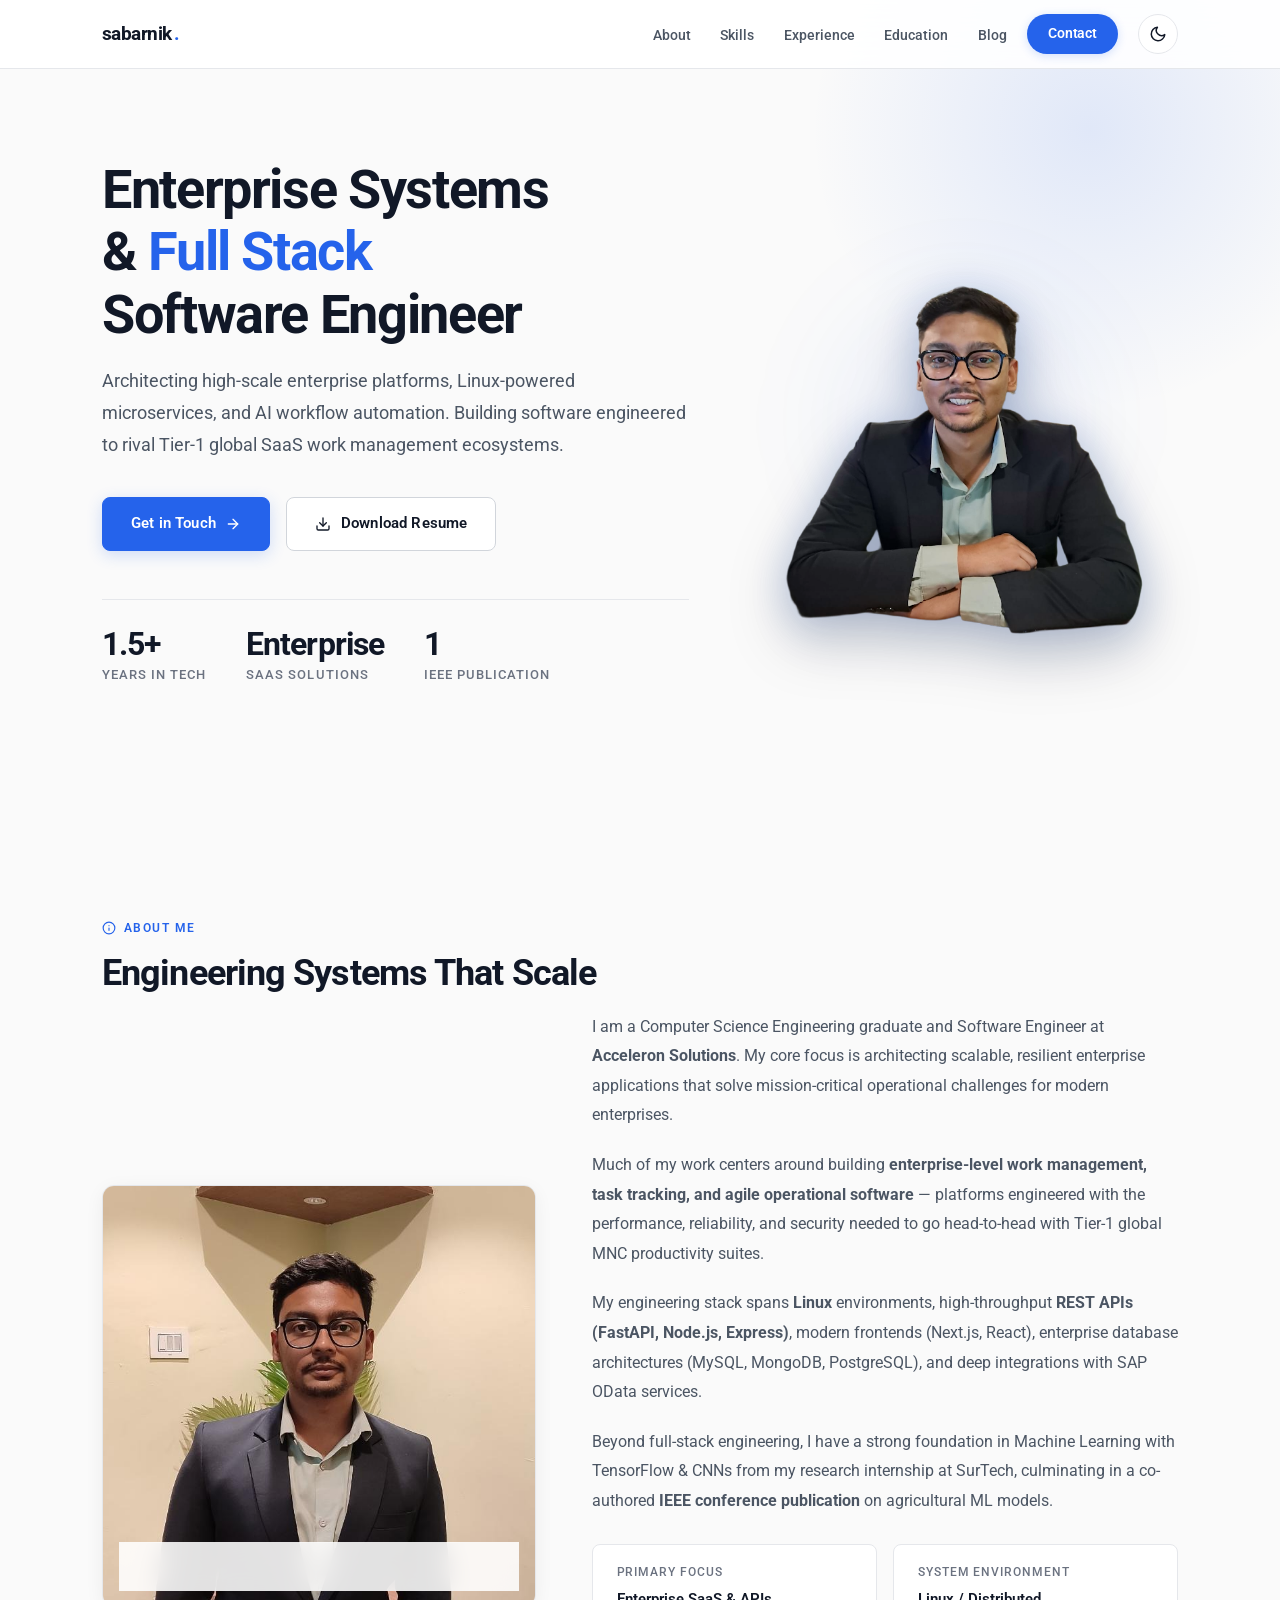
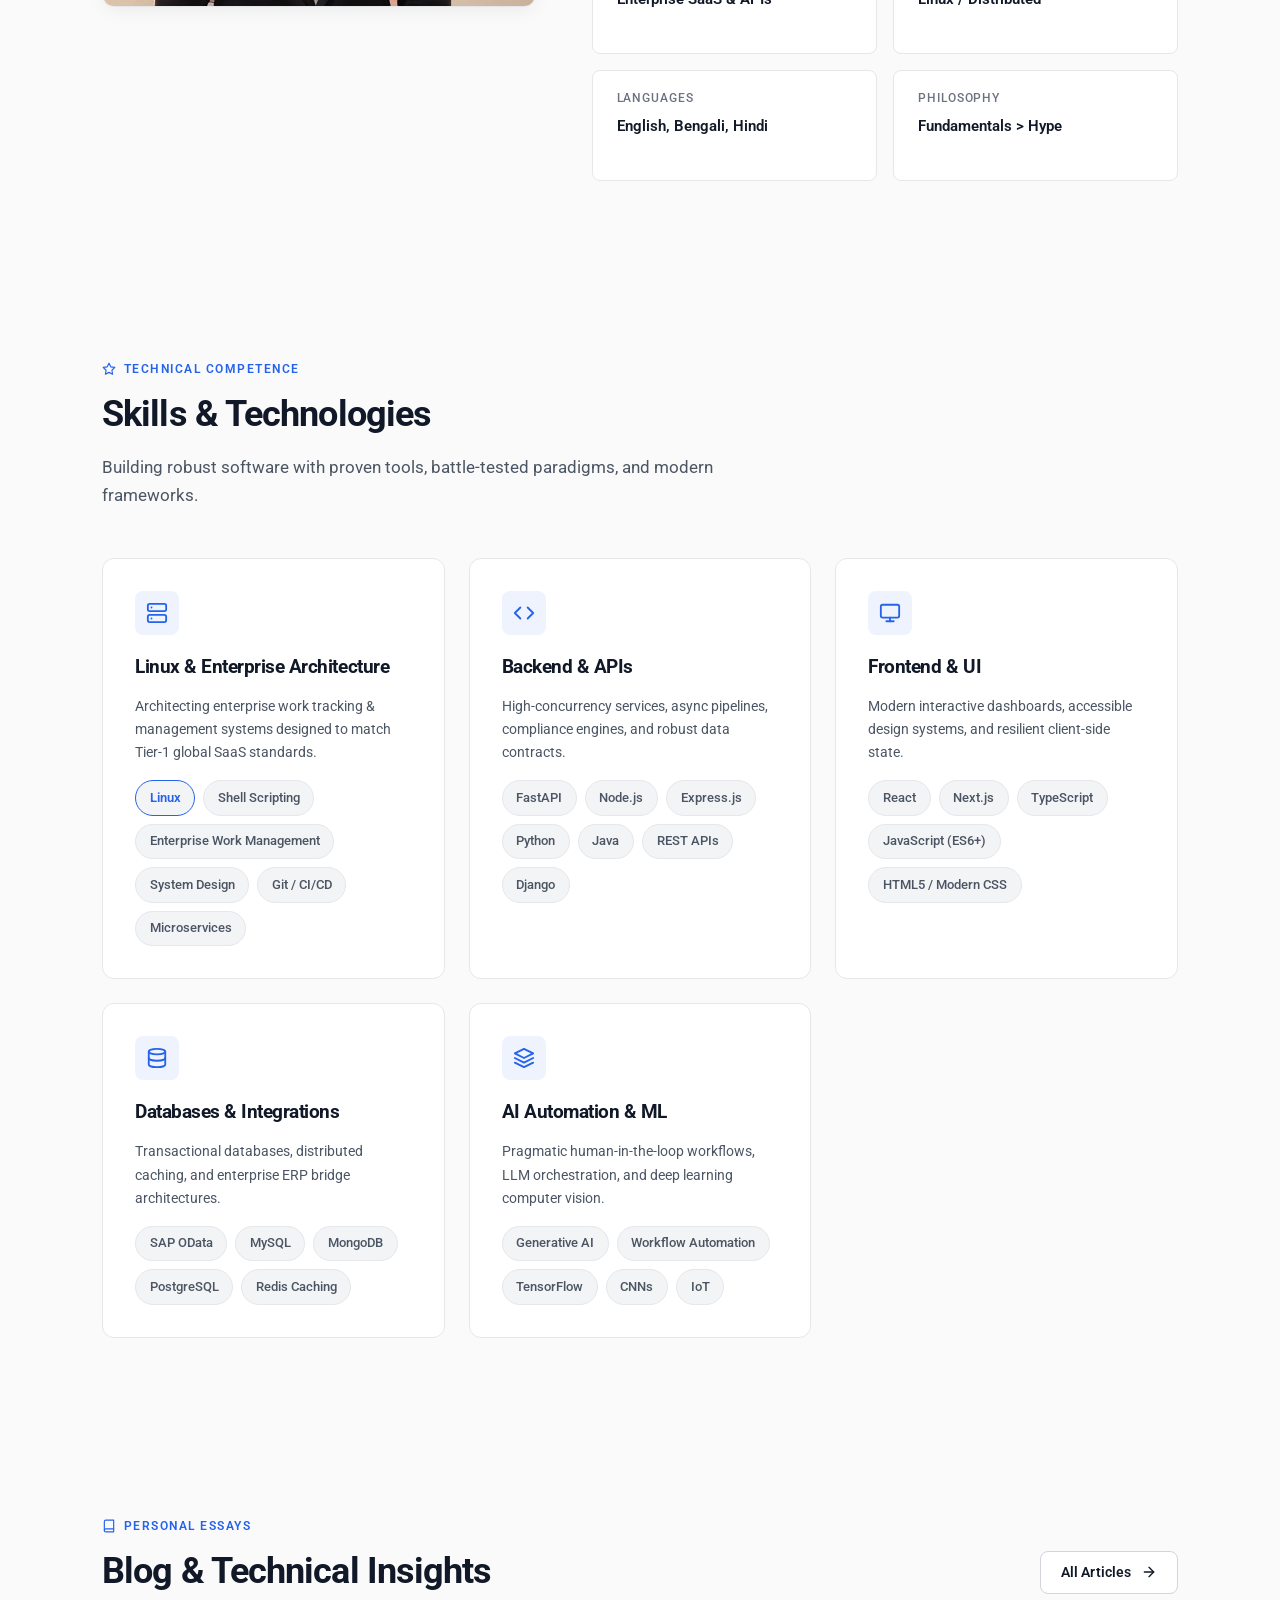
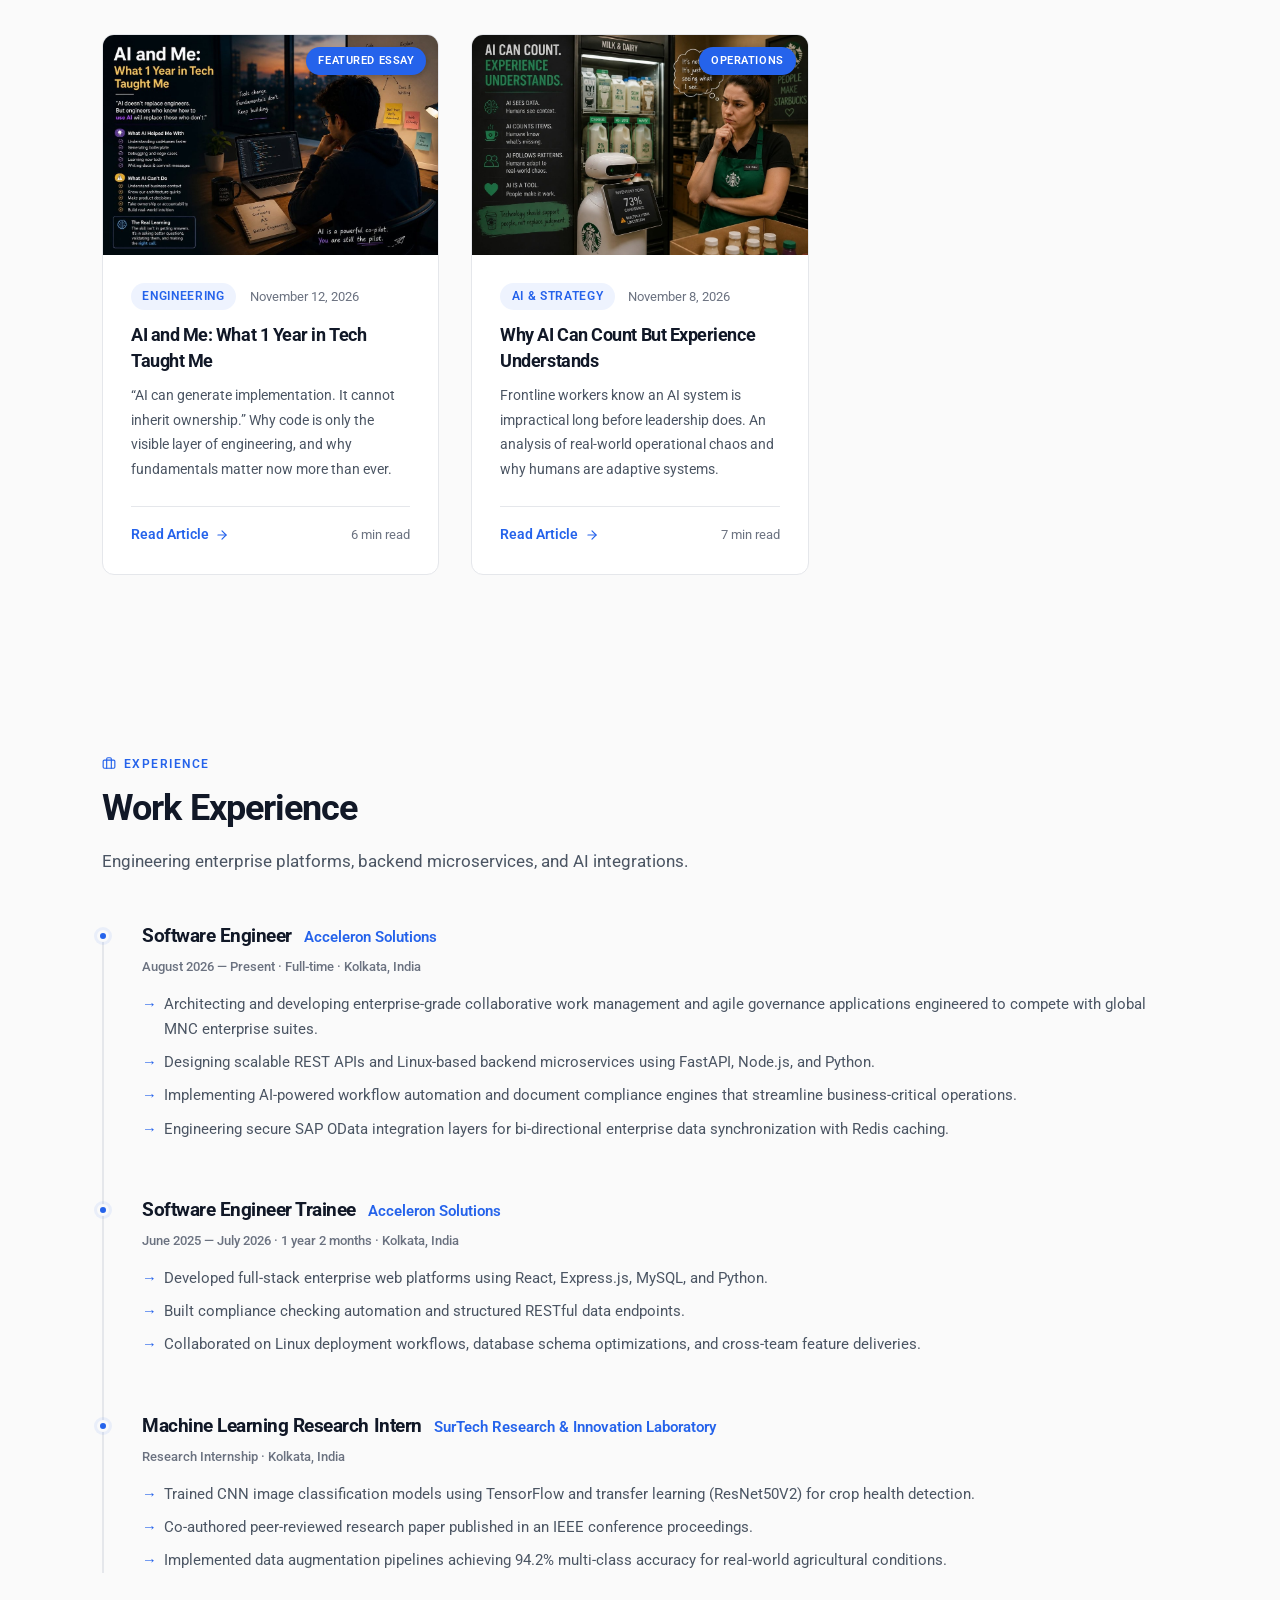
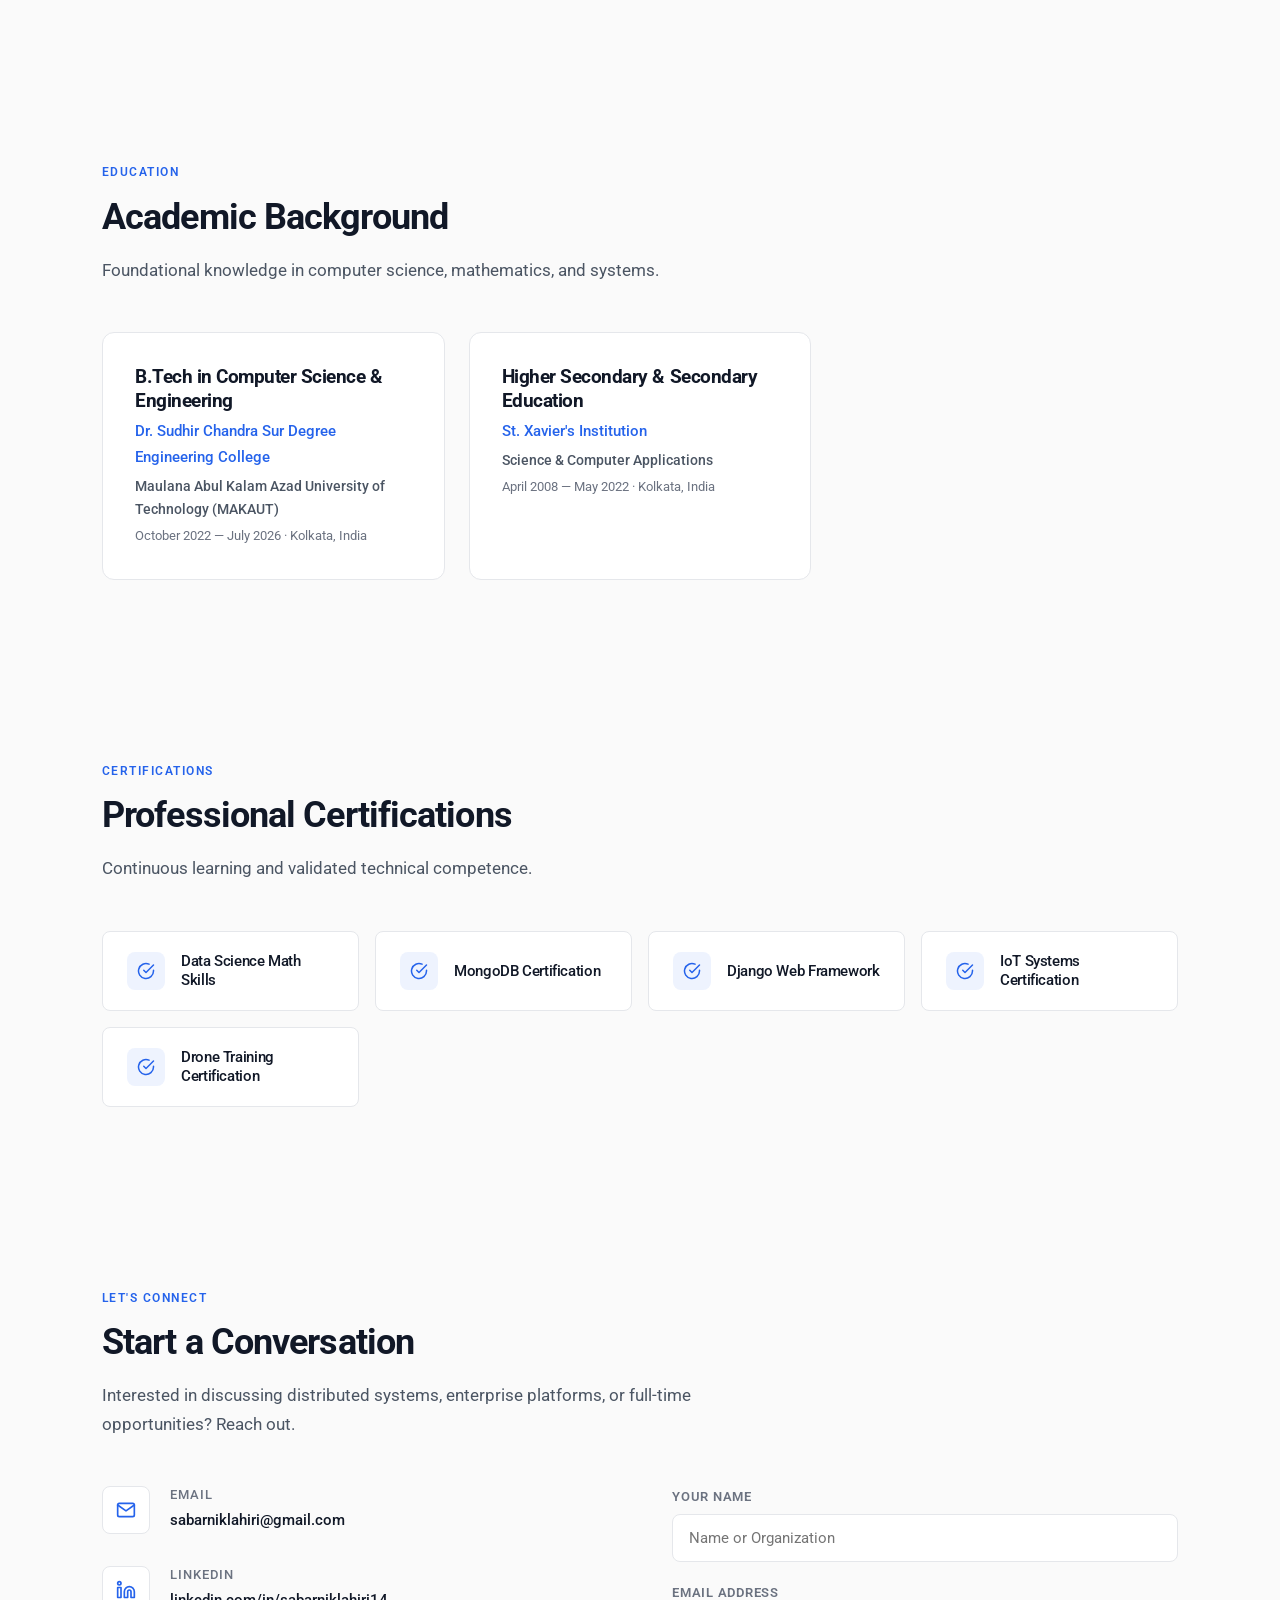
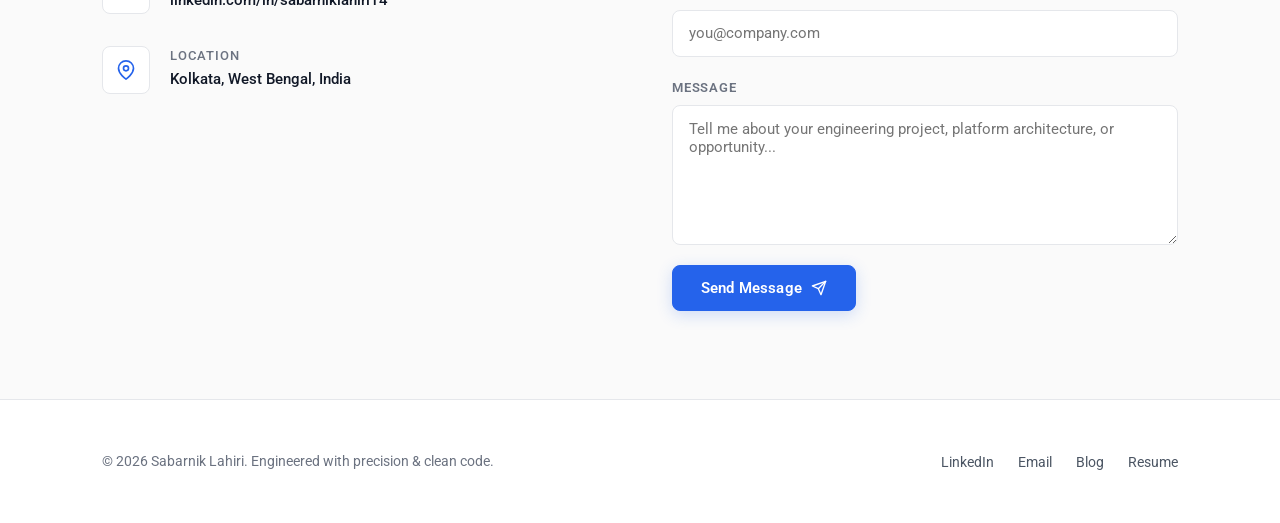
<file: index.html>
<!DOCTYPE html>
<html lang="en">
<head>
  <meta charset="UTF-8">
  <meta name="viewport" content="width=device-width, initial-scale=1.0">
  <title>Sabarnik Lahiri — Software Engineer | Enterprise Systems & Full Stack</title>
  <meta name="description" content="Sabarnik Lahiri is a Software Engineer at Acceleron Solutions specializing in enterprise platforms, Linux systems, backend architecture, AI automation, and full-stack development.">
  <meta name="keywords" content="Sabarnik Lahiri, Software Engineer, Enterprise Software, Linux, Full Stack Developer, Backend Systems, FastAPI, Next.js, Node.js, AI Automation, Kolkata">
  <meta name="author" content="Sabarnik Lahiri">
  <meta name="robots" content="index, follow">

  <!-- Open Graph -->
  <meta property="og:title" content="Sabarnik Lahiri — Software Engineer">
  <meta property="og:description" content="Software Engineer building enterprise platforms, Linux-powered systems, and AI automation.">
  <meta property="og:image" content="hero-avatar.png">
  <meta property="og:type" content="website">
  <meta property="og:url" content="https://sabarniklahiri.dev">

  <!-- Twitter Card -->
  <meta name="twitter:card" content="summary_large_image">
  <meta name="twitter:title" content="Sabarnik Lahiri — Software Engineer">
  <meta name="twitter:description" content="Software Engineer building enterprise platforms, Linux-powered systems, and AI automation.">
  <meta name="twitter:image" content="hero-avatar.png">

  <!-- Canonical URL -->
  <link rel="canonical" href="https://sabarniklahiri.dev">

  <!-- Favicon -->
  <link rel="icon" type="image/svg+xml" href="favicon.svg">

  <!-- Fonts -->
  <link rel="preconnect" href="https://fonts.googleapis.com">
  <link rel="preconnect" href="https://fonts.gstatic.com" crossorigin>
  <link href="https://fonts.googleapis.com/css2?family=Roboto:wght@300;400;500;600;700&display=swap" rel="stylesheet">

  <!-- Styles -->
  <link rel="stylesheet" href="css/style.css">

  <!-- JSON-LD Structured Data -->
  <script type="application/ld+json">
  {
    "@context": "https://schema.org",
    "@type": "Person",
    "name": "Sabarnik Lahiri",
    "jobTitle": "Software Engineer",
    "url": "https://sabarniklahiri.dev",
    "email": "sabarniklahiri@gmail.com",
    "image": "https://sabarniklahiri.dev/hero-avatar.png",
    "sameAs": [
      "https://www.linkedin.com/in/sabarniklahiri14"
    ],
    "worksFor": {
      "@type": "Organization",
      "name": "Acceleron Solutions"
    },
    "alumniOf": {
      "@type": "EducationalOrganization",
      "name": "Dr. Sudhir Chandra Sur Degree Engineering College"
    },
    "knowsAbout": [
      "Linux",
      "Enterprise Software Architecture",
      "FastAPI",
      "REST APIs",
      "Generative AI",
      "React",
      "Next.js",
      "Node.js",
      "Python",
      "Java",
      "MySQL",
      "SAP OData",
      "TensorFlow"
    ]
  }
  </script>
</head>
<body>

  <!-- Page Preloader with Sabarnik Brand Logo -->
  <div class="page-loader" id="pageLoader" aria-hidden="true">
    <div class="loader-content">
      <div class="loader-brand">
        <span class="loader-text">sabarnik<span class="loader-dot">.</span></span>
      </div>
      <div class="loader-bar">
        <div class="loader-bar-fill"></div>
      </div>
    </div>
  </div>

  <!-- Navigation -->
  <nav class="nav" role="navigation" aria-label="Main navigation">
    <div class="container">
      <a href="index.html" class="nav-logo">sabarnik<span>.</span></a>
      <div class="nav-controls">
        <ul class="nav-links" id="navLinks">
          <li><a href="#about">About</a></li>
          <li><a href="#skills">Skills</a></li>
          <li><a href="#experience">Experience</a></li>
          <li><a href="#education">Education</a></li>
          <li><a href="#blog">Blog</a></li>
          <li class="mobile-only"><a href="#contact">Contact</a></li>
        </ul>
        <a href="#contact" class="nav-contact-pill">Contact</a>
        <button class="theme-toggle" aria-label="Toggle color theme" title="Toggle theme">
          <svg class="icon-sun" xmlns="http://www.w3.org/2000/svg" viewBox="0 0 24 24" fill="none" stroke="currentColor" stroke-width="2" stroke-linecap="round" stroke-linejoin="round"><circle cx="12" cy="12" r="5"></circle><line x1="12" y1="1" x2="12" y2="3"></line><line x1="12" y1="21" x2="12" y2="23"></line><line x1="4.22" y1="4.22" x2="5.64" y2="5.64"></line><line x1="18.36" y1="18.36" x2="19.78" y2="19.78"></line><line x1="1" y1="12" x2="3" y2="12"></line><line x1="21" y1="12" x2="23" y2="12"></line><line x1="4.22" y1="19.78" x2="5.64" y2="18.36"></line><line x1="18.36" y1="5.64" x2="19.78" y2="4.22"></line></svg>
          <svg class="icon-moon" xmlns="http://www.w3.org/2000/svg" viewBox="0 0 24 24" fill="none" stroke="currentColor" stroke-width="2" stroke-linecap="round" stroke-linejoin="round"><path d="M21 12.79A9 9 0 1 1 11.21 3 7 7 0 0 0 21 12.79z"></path></svg>
        </button>
        <button class="nav-toggle" id="navToggle" aria-label="Toggle navigation" aria-expanded="false">
          <span></span><span></span><span></span>
        </button>
      </div>
    </div>
  </nav>

  <!-- Hero Section -->
  <section class="hero" id="hero">
    <div class="container">
      <div class="hero-content">
        <h1>Enterprise Systems<br>& <span class="accent">Full Stack</span><br>Software Engineer</h1>
        <p class="hero-desc">
          Architecting high-scale enterprise platforms, Linux-powered microservices, and AI workflow automation. Building software engineered to rival Tier-1 global SaaS work management ecosystems.
        </p>
        <div class="hero-actions">
          <a href="#contact" class="btn btn-primary">
            Get in Touch
            <svg xmlns="http://www.w3.org/2000/svg" viewBox="0 0 24 24" fill="none" stroke="currentColor" stroke-width="2" stroke-linecap="round" stroke-linejoin="round"><line x1="5" y1="12" x2="19" y2="12"></line><polyline points="12 5 19 12 12 19"></polyline></svg>
          </a>
          <a href="resume.pdf" class="btn btn-ghost" download>
            <svg xmlns="http://www.w3.org/2000/svg" viewBox="0 0 24 24" fill="none" stroke="currentColor" stroke-width="2" stroke-linecap="round" stroke-linejoin="round"><path d="M21 15v4a2 2 0 0 1-2 2H5a2 2 0 0 1-2-2v-4"></path><polyline points="7 10 12 15 17 10"></polyline><line x1="12" y1="15" x2="12" y2="3"></line></svg>
            Download Resume
          </a>
        </div>
        <div class="hero-stats">
          <div class="hero-stat">
            <h3>1.5+</h3>
            <p>Years in Tech</p>
          </div>
          <div class="hero-stat">
            <h3>Enterprise</h3>
            <p>SaaS Solutions</p>
          </div>
          <div class="hero-stat">
            <h3>1</h3>
            <p>IEEE Publication</p>
          </div>
        </div>
      </div>
      <div class="hero-image" id="hero3dArea">
        <div class="hero-3d-wrapper" id="hero3dWrapper">
          <div class="hero-3d-glow"></div>
          <img src="hero-avatar.png" alt="Sabarnik Lahiri — Software Engineer" class="hero-3d-img" id="hero3dImg" width="460" height="480" loading="eager">
        </div>
      </div>
    </div>
  </section>

  <!-- About Section -->
  <section id="about" class="reveal">
    <div class="container">
      <span class="section-label">
        <svg xmlns="http://www.w3.org/2000/svg" width="14" height="14" viewBox="0 0 24 24" fill="none" stroke="currentColor" stroke-width="2" stroke-linecap="round" stroke-linejoin="round"><circle cx="12" cy="12" r="10"></circle><line x1="12" y1="16" x2="12" y2="12"></line><line x1="12" y1="8" x2="12.01" y2="8"></line></svg>
        About Me
      </span>
      <h2 class="section-title">Engineering Systems That Scale</h2>
      <div class="about-grid">
        <div class="about-photo-wrapper">
          <img src="profile.jpg" alt="Sabarnik Lahiri working in Kolkata" width="440" height="420" loading="lazy">
          <div class="about-photo-badge">
            <span>Kolkata, West Bengal, India</span>
            <small>Acceleron Solutions</small>
          </div>
        </div>
        <div class="about-text">
          <p>
            I am a Computer Science Engineering graduate and Software Engineer at <strong>Acceleron Solutions</strong>. My core focus is architecting scalable, resilient enterprise applications that solve mission-critical operational challenges for modern enterprises.
          </p>
          <p>
            Much of my work centers around building <strong>enterprise-level work management, task tracking, and agile operational software</strong> — platforms engineered with the performance, reliability, and security needed to go head-to-head with Tier-1 global MNC productivity suites.
          </p>
          <p>
            My engineering stack spans <strong>Linux</strong> environments, high-throughput <strong>REST APIs (FastAPI, Node.js, Express)</strong>, modern frontends (Next.js, React), enterprise database architectures (MySQL, MongoDB, PostgreSQL), and deep integrations with SAP OData services.
          </p>
          <p>
            Beyond full-stack engineering, I have a strong foundation in Machine Learning with TensorFlow & CNNs from my research internship at SurTech, culminating in a co-authored <strong>IEEE conference publication</strong> on agricultural ML models.
          </p>
          <div class="about-details">
            <div class="about-detail-item">
              <h4>Primary Focus</h4>
              <p>Enterprise SaaS & APIs</p>
            </div>
            <div class="about-detail-item">
              <h4>System Environment</h4>
              <p>Linux / Distributed</p>
            </div>
            <div class="about-detail-item">
              <h4>Languages</h4>
              <p>English, Bengali, Hindi</p>
            </div>
            <div class="about-detail-item">
              <h4>Philosophy</h4>
              <p>Fundamentals > Hype</p>
            </div>
          </div>
        </div>
      </div>
    </div>
  </section>

  <!-- Skills Section -->
  <section id="skills" class="reveal">
    <div class="container">
      <span class="section-label">
        <svg xmlns="http://www.w3.org/2000/svg" width="14" height="14" viewBox="0 0 24 24" fill="none" stroke="currentColor" stroke-width="2" stroke-linecap="round" stroke-linejoin="round"><polygon points="12 2 15.09 8.26 22 9.27 17 14.14 18.18 21.02 12 17.77 5.82 21.02 7 14.14 2 9.27 8.91 8.26 12 2"></polygon></svg>
        Technical Competence
      </span>
      <h2 class="section-title">Skills & Technologies</h2>
      <p class="section-desc">Building robust software with proven tools, battle-tested paradigms, and modern frameworks.</p>
      <div class="skills-grid">
        
        <!-- Skill 1: Linux & Systems Architecture -->
        <div class="skill-category">
          <div class="skill-category-icon">
            <svg xmlns="http://www.w3.org/2000/svg" width="22" height="22" viewBox="0 0 24 24" fill="none" stroke="currentColor" stroke-width="2" stroke-linecap="round" stroke-linejoin="round"><rect x="2" y="2" width="20" height="8" rx="2" ry="2"></rect><rect x="2" y="14" width="20" height="8" rx="2" ry="2"></rect><line x1="6" y1="6" x2="6.01" y2="6"></line><line x1="6" y1="18" x2="6.01" y2="18"></line></svg>
          </div>
          <h3>Linux & Enterprise Architecture</h3>
          <p style="font-size: 0.85rem; margin-bottom: 1rem; color: var(--text-dim);">
            Architecting enterprise work tracking & management systems designed to match Tier-1 global SaaS standards.
          </p>
          <div class="skill-tags">
            <span class="skill-tag" style="border-color: var(--accent); color: var(--accent); font-weight: 600;">Linux</span>
            <span class="skill-tag">Shell Scripting</span>
            <span class="skill-tag">Enterprise Work Management</span>
            <span class="skill-tag">System Design</span>
            <span class="skill-tag">Git / CI/CD</span>
            <span class="skill-tag">Microservices</span>
          </div>
        </div>

        <!-- Skill 2: Backend & APIs -->
        <div class="skill-category">
          <div class="skill-category-icon">
            <svg xmlns="http://www.w3.org/2000/svg" width="22" height="22" viewBox="0 0 24 24" fill="none" stroke="currentColor" stroke-width="2" stroke-linecap="round" stroke-linejoin="round"><polyline points="16 18 22 12 16 6"></polyline><polyline points="8 6 2 12 8 18"></polyline></svg>
          </div>
          <h3>Backend & APIs</h3>
          <p style="font-size: 0.85rem; margin-bottom: 1rem; color: var(--text-dim);">
            High-concurrency services, async pipelines, compliance engines, and robust data contracts.
          </p>
          <div class="skill-tags">
            <span class="skill-tag">FastAPI</span>
            <span class="skill-tag">Node.js</span>
            <span class="skill-tag">Express.js</span>
            <span class="skill-tag">Python</span>
            <span class="skill-tag">Java</span>
            <span class="skill-tag">REST APIs</span>
            <span class="skill-tag">Django</span>
          </div>
        </div>

        <!-- Skill 3: Frontend & Modern Web -->
        <div class="skill-category">
          <div class="skill-category-icon">
            <svg xmlns="http://www.w3.org/2000/svg" width="22" height="22" viewBox="0 0 24 24" fill="none" stroke="currentColor" stroke-width="2" stroke-linecap="round" stroke-linejoin="round"><rect x="2" y="3" width="20" height="14" rx="2" ry="2"></rect><line x1="8" y1="21" x2="16" y2="21"></line><line x1="12" y1="17" x2="12" y2="21"></line></svg>
          </div>
          <h3>Frontend & UI</h3>
          <p style="font-size: 0.85rem; margin-bottom: 1rem; color: var(--text-dim);">
            Modern interactive dashboards, accessible design systems, and resilient client-side state.
          </p>
          <div class="skill-tags">
            <span class="skill-tag">React</span>
            <span class="skill-tag">Next.js</span>
            <span class="skill-tag">TypeScript</span>
            <span class="skill-tag">JavaScript (ES6+)</span>
            <span class="skill-tag">HTML5 / Modern CSS</span>
          </div>
        </div>

        <!-- Skill 4: Data & Enterprise Integrations -->
        <div class="skill-category">
          <div class="skill-category-icon">
            <svg xmlns="http://www.w3.org/2000/svg" width="22" height="22" viewBox="0 0 24 24" fill="none" stroke="currentColor" stroke-width="2" stroke-linecap="round" stroke-linejoin="round"><ellipse cx="12" cy="5" rx="9" ry="3"></ellipse><path d="M21 12c0 1.66-4 3-9 3s-9-1.34-9-3"></path><path d="M3 5v14c0 1.66 4 3 9 3s9-1.34 9-3V5"></path></svg>
          </div>
          <h3>Databases & Integrations</h3>
          <p style="font-size: 0.85rem; margin-bottom: 1rem; color: var(--text-dim);">
            Transactional databases, distributed caching, and enterprise ERP bridge architectures.
          </p>
          <div class="skill-tags">
            <span class="skill-tag">SAP OData</span>
            <span class="skill-tag">MySQL</span>
            <span class="skill-tag">MongoDB</span>
            <span class="skill-tag">PostgreSQL</span>
            <span class="skill-tag">Redis Caching</span>
          </div>
        </div>

        <!-- Skill 5: AI & Automation -->
        <div class="skill-category">
          <div class="skill-category-icon">
            <svg xmlns="http://www.w3.org/2000/svg" width="22" height="22" viewBox="0 0 24 24" fill="none" stroke="currentColor" stroke-width="2" stroke-linecap="round" stroke-linejoin="round"><path d="M12 2L2 7l10 5 10-5-10-5z"></path><path d="M2 17l10 5 10-5"></path><path d="M2 12l10 5 10-5"></path></svg>
          </div>
          <h3>AI Automation & ML</h3>
          <p style="font-size: 0.85rem; margin-bottom: 1rem; color: var(--text-dim);">
            Pragmatic human-in-the-loop workflows, LLM orchestration, and deep learning computer vision.
          </p>
          <div class="skill-tags">
            <span class="skill-tag">Generative AI</span>
            <span class="skill-tag">Workflow Automation</span>
            <span class="skill-tag">TensorFlow</span>
            <span class="skill-tag">CNNs</span>
            <span class="skill-tag">IoT</span>
          </div>
        </div>

      </div>
    </div>
  </section>

  <!-- Featured Blog Articles Section -->
  <section id="blog" class="reveal">
    <div class="container">
      <div style="display: flex; align-items: flex-end; justify-content: space-between; margin-bottom: 2.5rem; flex-wrap: wrap; gap: 1rem;">
        <div>
          <span class="section-label">
            <svg xmlns="http://www.w3.org/2000/svg" width="14" height="14" viewBox="0 0 24 24" fill="none" stroke="currentColor" stroke-width="2" stroke-linecap="round" stroke-linejoin="round"><path d="M4 19.5A2.5 2.5 0 0 1 6.5 17H20"></path><path d="M6.5 2H20v20H6.5A2.5 2.5 0 0 1 4 19.5v-15A2.5 2.5 0 0 1 6.5 2z"></path></svg>
            Personal Essays
          </span>
          <h2 class="section-title" style="margin-bottom: 0;">Blog & Technical Insights</h2>
        </div>
        <a href="blog.html" class="btn btn-ghost btn-sm">
          All Articles
          <svg xmlns="http://www.w3.org/2000/svg" width="14" height="14" viewBox="0 0 24 24" fill="none" stroke="currentColor" stroke-width="2" stroke-linecap="round" stroke-linejoin="round"><line x1="5" y1="12" x2="19" y2="12"></line><polyline points="12 5 19 12 12 19"></polyline></svg>
        </a>
      </div>

      <div class="blog-grid">
        
        <!-- Post 1: AI and Me -->
        <article class="blog-card reveal">
          <div class="blog-card-image">
            <span class="blog-badge-featured">Featured Essay</span>
            <img src="ai-and-me.jpg" alt="AI and Me: What 1 Year in Tech Taught Me" width="600" height="340" loading="lazy">
          </div>
          <div class="blog-card-content">
            <div class="blog-card-meta">
              <span class="blog-card-tag">Engineering</span>
              <span class="blog-card-date">November 12, 2026</span>
            </div>
            <h3><a href="post-ai-and-me.html">AI and Me: What 1 Year in Tech Taught Me</a></h3>
            <p>“AI can generate implementation. It cannot inherit ownership.” Why code is only the visible layer of engineering, and why fundamentals matter now more than ever.</p>
            <div class="blog-card-footer">
              <a href="post-ai-and-me.html" class="blog-read-more">
                Read Article
                <svg xmlns="http://www.w3.org/2000/svg" width="14" height="14" viewBox="0 0 24 24" fill="none" stroke="currentColor" stroke-width="2" stroke-linecap="round" stroke-linejoin="round"><line x1="5" y1="12" x2="19" y2="12"></line><polyline points="12 5 19 12 12 19"></polyline></svg>
              </a>
              <span class="blog-read-time">6 min read</span>
            </div>
          </div>
        </article>

        <!-- Post 2: Starbucks AI -->
        <article class="blog-card reveal">
          <div class="blog-card-image">
            <span class="blog-badge-featured">Operations</span>
            <img src="starbucks-ai.jpg" alt="Why AI Can Count But Experience Understands — Starbucks AI inventory" width="600" height="340" loading="lazy">
          </div>
          <div class="blog-card-content">
            <div class="blog-card-meta">
              <span class="blog-card-tag">AI & Strategy</span>
              <span class="blog-card-date">November 8, 2026</span>
            </div>
            <h3><a href="post-starbucks-ai.html">Why AI Can Count But Experience Understands</a></h3>
            <p>Frontline workers know an AI system is impractical long before leadership does. An analysis of real-world operational chaos and why humans are adaptive systems.</p>
            <div class="blog-card-footer">
              <a href="post-starbucks-ai.html" class="blog-read-more">
                Read Article
                <svg xmlns="http://www.w3.org/2000/svg" width="14" height="14" viewBox="0 0 24 24" fill="none" stroke="currentColor" stroke-width="2" stroke-linecap="round" stroke-linejoin="round"><line x1="5" y1="12" x2="19" y2="12"></line><polyline points="12 5 19 12 12 19"></polyline></svg>
              </a>
              <span class="blog-read-time">7 min read</span>
            </div>
          </div>
        </article>

      </div>
    </div>
  </section>

  <!-- Experience Section -->
  <section id="experience" class="reveal">
    <div class="container">
      <span class="section-label">
        <svg xmlns="http://www.w3.org/2000/svg" width="14" height="14" viewBox="0 0 24 24" fill="none" stroke="currentColor" stroke-width="2" stroke-linecap="round" stroke-linejoin="round"><rect x="2" y="7" width="20" height="14" rx="2" ry="2"></rect><path d="M16 21V5a2 2 0 0 0-2-2h-4a2 2 0 0 0-2 2v16"></path></svg>
        Experience
      </span>
      <h2 class="section-title">Work Experience</h2>
      <p class="section-desc">Engineering enterprise platforms, backend microservices, and AI integrations.</p>
      <div class="timeline">
        
        <div class="timeline-item">
          <div class="timeline-item-header">
            <h3>Software Engineer</h3>
            <span class="timeline-company">Acceleron Solutions</span>
          </div>
          <div class="timeline-meta">August 2026 — Present · Full-time · Kolkata, India</div>
          <div class="timeline-desc">
            <ul>
              <li>Architecting and developing enterprise-grade collaborative work management and agile governance applications engineered to compete with global MNC enterprise suites.</li>
              <li>Designing scalable REST APIs and Linux-based backend microservices using FastAPI, Node.js, and Python.</li>
              <li>Implementing AI-powered workflow automation and document compliance engines that streamline business-critical operations.</li>
              <li>Engineering secure SAP OData integration layers for bi-directional enterprise data synchronization with Redis caching.</li>
            </ul>
          </div>
        </div>

        <div class="timeline-item">
          <div class="timeline-item-header">
            <h3>Software Engineer Trainee</h3>
            <span class="timeline-company">Acceleron Solutions</span>
          </div>
          <div class="timeline-meta">June 2025 — July 2026 · 1 year 2 months · Kolkata, India</div>
          <div class="timeline-desc">
            <ul>
              <li>Developed full-stack enterprise web platforms using React, Express.js, MySQL, and Python.</li>
              <li>Built compliance checking automation and structured RESTful data endpoints.</li>
              <li>Collaborated on Linux deployment workflows, database schema optimizations, and cross-team feature deliveries.</li>
            </ul>
          </div>
        </div>

        <div class="timeline-item">
          <div class="timeline-item-header">
            <h3>Machine Learning Research Intern</h3>
            <span class="timeline-company">SurTech Research & Innovation Laboratory</span>
          </div>
          <div class="timeline-meta">Research Internship · Kolkata, India</div>
          <div class="timeline-desc">
            <ul>
              <li>Trained CNN image classification models using TensorFlow and transfer learning (ResNet50V2) for crop health detection.</li>
              <li>Co-authored peer-reviewed research paper published in an IEEE conference proceedings.</li>
              <li>Implemented data augmentation pipelines achieving 94.2% multi-class accuracy for real-world agricultural conditions.</li>
            </ul>
          </div>
        </div>

      </div>
    </div>
  </section>

  <!-- Education Section -->
  <section id="education" class="reveal">
    <div class="container">
      <span class="section-label">Education</span>
      <h2 class="section-title">Academic Background</h2>
      <p class="section-desc">Foundational knowledge in computer science, mathematics, and systems.</p>
      <div class="education-grid">
        <div class="education-card">
          <h3>B.Tech in Computer Science & Engineering</h3>
          <p class="institution">Dr. Sudhir Chandra Sur Degree Engineering College</p>
          <p class="institution" style="font-size: 0.85rem; color: var(--text-dim);">Maulana Abul Kalam Azad University of Technology (MAKAUT)</p>
          <p class="period">October 2022 — July 2026 · Kolkata, India</p>
        </div>
        <div class="education-card">
          <h3>Higher Secondary & Secondary Education</h3>
          <p class="institution">St. Xavier's Institution</p>
          <p class="institution" style="font-size: 0.85rem; color: var(--text-dim);">Science & Computer Applications</p>
          <p class="period">April 2008 — May 2022 · Kolkata, India</p>
        </div>
      </div>
    </div>
  </section>

  <!-- Certifications Section -->
  <section id="certifications" class="reveal">
    <div class="container">
      <span class="section-label">Certifications</span>
      <h2 class="section-title">Professional Certifications</h2>
      <p class="section-desc">Continuous learning and validated technical competence.</p>
      <div class="certs-grid">
        <div class="cert-card">
          <div class="cert-icon">
            <svg xmlns="http://www.w3.org/2000/svg" width="18" height="18" viewBox="0 0 24 24" fill="none" stroke="currentColor" stroke-width="2" stroke-linecap="round" stroke-linejoin="round"><path d="M22 11.08V12a10 10 0 1 1-5.93-9.14"></path><polyline points="22 4 12 14.01 9 11.01"></polyline></svg>
          </div>
          <h4>Data Science Math Skills</h4>
        </div>
        <div class="cert-card">
          <div class="cert-icon">
            <svg xmlns="http://www.w3.org/2000/svg" width="18" height="18" viewBox="0 0 24 24" fill="none" stroke="currentColor" stroke-width="2" stroke-linecap="round" stroke-linejoin="round"><path d="M22 11.08V12a10 10 0 1 1-5.93-9.14"></path><polyline points="22 4 12 14.01 9 11.01"></polyline></svg>
          </div>
          <h4>MongoDB Certification</h4>
        </div>
        <div class="cert-card">
          <div class="cert-icon">
            <svg xmlns="http://www.w3.org/2000/svg" width="18" height="18" viewBox="0 0 24 24" fill="none" stroke="currentColor" stroke-width="2" stroke-linecap="round" stroke-linejoin="round"><path d="M22 11.08V12a10 10 0 1 1-5.93-9.14"></path><polyline points="22 4 12 14.01 9 11.01"></polyline></svg>
          </div>
          <h4>Django Web Framework</h4>
        </div>
        <div class="cert-card">
          <div class="cert-icon">
            <svg xmlns="http://www.w3.org/2000/svg" width="18" height="18" viewBox="0 0 24 24" fill="none" stroke="currentColor" stroke-width="2" stroke-linecap="round" stroke-linejoin="round"><path d="M22 11.08V12a10 10 0 1 1-5.93-9.14"></path><polyline points="22 4 12 14.01 9 11.01"></polyline></svg>
          </div>
          <h4>IoT Systems Certification</h4>
        </div>
        <div class="cert-card">
          <div class="cert-icon">
            <svg xmlns="http://www.w3.org/2000/svg" width="18" height="18" viewBox="0 0 24 24" fill="none" stroke="currentColor" stroke-width="2" stroke-linecap="round" stroke-linejoin="round"><path d="M22 11.08V12a10 10 0 1 1-5.93-9.14"></path><polyline points="22 4 12 14.01 9 11.01"></polyline></svg>
          </div>
          <h4>Drone Training Certification</h4>
        </div>
      </div>
    </div>
  </section>

  <!-- Contact Section -->
  <section id="contact" class="reveal">
    <div class="container">
      <span class="section-label">Let's Connect</span>
      <h2 class="section-title">Start a Conversation</h2>
      <p class="section-desc">Interested in discussing distributed systems, enterprise platforms, or full-time opportunities? Reach out.</p>
      <div class="contact-grid">
        <div class="contact-info">
          <div class="contact-item">
            <div class="contact-item-icon">
              <svg xmlns="http://www.w3.org/2000/svg" width="20" height="20" viewBox="0 0 24 24" fill="none" stroke="currentColor" stroke-width="2" stroke-linecap="round" stroke-linejoin="round"><path d="M4 4h16c1.1 0 2 .9 2 2v12c0 1.1-.9 2-2 2H4c-1.1 0-2-.9-2-2V6c0-1.1.9-2 2-2z"></path><polyline points="22,6 12,13 2,6"></polyline></svg>
            </div>
            <div>
              <h4>Email</h4>
              <a href="mailto:sabarniklahiri@gmail.com">sabarniklahiri@gmail.com</a>
            </div>
          </div>
          <div class="contact-item">
            <div class="contact-item-icon">
              <svg xmlns="http://www.w3.org/2000/svg" width="20" height="20" viewBox="0 0 24 24" fill="none" stroke="currentColor" stroke-width="2" stroke-linecap="round" stroke-linejoin="round"><path d="M16 8a6 6 0 0 1 6 6v7h-4v-7a2 2 0 0 0-2-2 2 2 0 0 0-2 2v7h-4v-7a6 6 0 0 1 6-6z"></path><rect x="2" y="9" width="4" height="12"></rect><circle cx="4" cy="4" r="2"></circle></svg>
            </div>
            <div>
              <h4>LinkedIn</h4>
              <a href="https://www.linkedin.com/in/sabarniklahiri14" target="_blank" rel="noopener noreferrer">linkedin.com/in/sabarniklahiri14</a>
            </div>
          </div>
          <div class="contact-item">
            <div class="contact-item-icon">
              <svg xmlns="http://www.w3.org/2000/svg" width="20" height="20" viewBox="0 0 24 24" fill="none" stroke="currentColor" stroke-width="2" stroke-linecap="round" stroke-linejoin="round"><path d="M21 10c0 7-9 13-9 13s-9-6-9-13a9 9 0 0 1 18 0z"></path><circle cx="12" cy="10" r="3"></circle></svg>
            </div>
            <div>
              <h4>Location</h4>
              <p>Kolkata, West Bengal, India</p>
            </div>
          </div>
        </div>
        <form class="contact-form" id="contactForm" action="https://formsubmit.co/sabarniklahiri@gmail.com" method="POST">
          <input type="hidden" name="_subject" value="New Inquiry from SabarnikLahiri.dev">
          <input type="hidden" name="_template" value="table">
          <input type="hidden" name="_captcha" value="false">
          <!-- Honeypot field for spam prevention -->
          <input type="text" name="_honey" style="display:none">
          <div class="form-group">
            <label for="name">Your Name</label>
            <input type="text" id="name" name="name" placeholder="Name or Organization" required>
          </div>
          <div class="form-group">
            <label for="email">Email Address</label>
            <input type="email" id="email" name="email" placeholder="you@company.com" required>
          </div>
          <div class="form-group">
            <label for="message">Message</label>
            <textarea id="message" name="message" placeholder="Tell me about your engineering project, platform architecture, or opportunity..." required></textarea>
          </div>
          <button type="submit" class="btn btn-primary" style="align-self: flex-start;">
            Send Message
            <svg xmlns="http://www.w3.org/2000/svg" width="16" height="16" viewBox="0 0 24 24" fill="none" stroke="currentColor" stroke-width="2" stroke-linecap="round" stroke-linejoin="round"><line x1="22" y1="2" x2="11" y2="13"></line><polygon points="22 2 15 22 11 13 2 9 22 2"></polygon></svg>
          </button>
        </form>
      </div>
    </div>
  </section>

  <!-- Footer -->
  <footer class="footer">
    <div class="container">
      <p>&copy; 2026 Sabarnik Lahiri. Engineered with precision & clean code.</p>
      <ul class="footer-links">
        <li><a href="https://www.linkedin.com/in/sabarniklahiri14" target="_blank" rel="noopener noreferrer">LinkedIn</a></li>
        <li><a href="mailto:sabarniklahiri@gmail.com">Email</a></li>
        <li><a href="blog.html">Blog</a></li>
        <li><a href="resume.pdf" download>Resume</a></li>
      </ul>
    </div>
  </footer>

  <!-- Contact Success Modal Popup -->
  <div class="modal-overlay" id="contactModal" aria-hidden="true" role="dialog" aria-modal="true">
    <div class="modal-card">
      <button type="button" class="modal-close" id="modalCloseBtn" aria-label="Close modal">
        <svg xmlns="http://www.w3.org/2000/svg" width="18" height="18" viewBox="0 0 24 24" fill="none" stroke="currentColor" stroke-width="2" stroke-linecap="round" stroke-linejoin="round"><line x1="18" y1="6" x2="6" y2="18"></line><line x1="6" y1="6" x2="18" y2="18"></line></svg>
      </button>
      <div class="modal-icon-wrapper">
        <div class="modal-icon-glow"></div>
        <div class="modal-icon-circle">
          <svg xmlns="http://www.w3.org/2000/svg" width="32" height="32" viewBox="0 0 24 24" fill="none" stroke="currentColor" stroke-width="2.5" stroke-linecap="round" stroke-linejoin="round">
            <polyline points="20 6 9 17 4 12"></polyline>
          </svg>
        </div>
      </div>
      <h3 class="modal-title">Message Received!</h3>
      <p class="modal-desc" id="modalMessage">
        Thank you for reaching out! Your message has been sent directly to Sabarnik's inbox. He will review your inquiry and get back to you shortly.
      </p>
      <div class="modal-actions">
        <button type="button" class="btn btn-primary" id="modalConfirmBtn" style="width: 100%; justify-content: center;">
          Got it, thanks!
        </button>
      </div>
    </div>
  </div>

  <script src="js/main.js"></script>
</body>
</html>
</file>
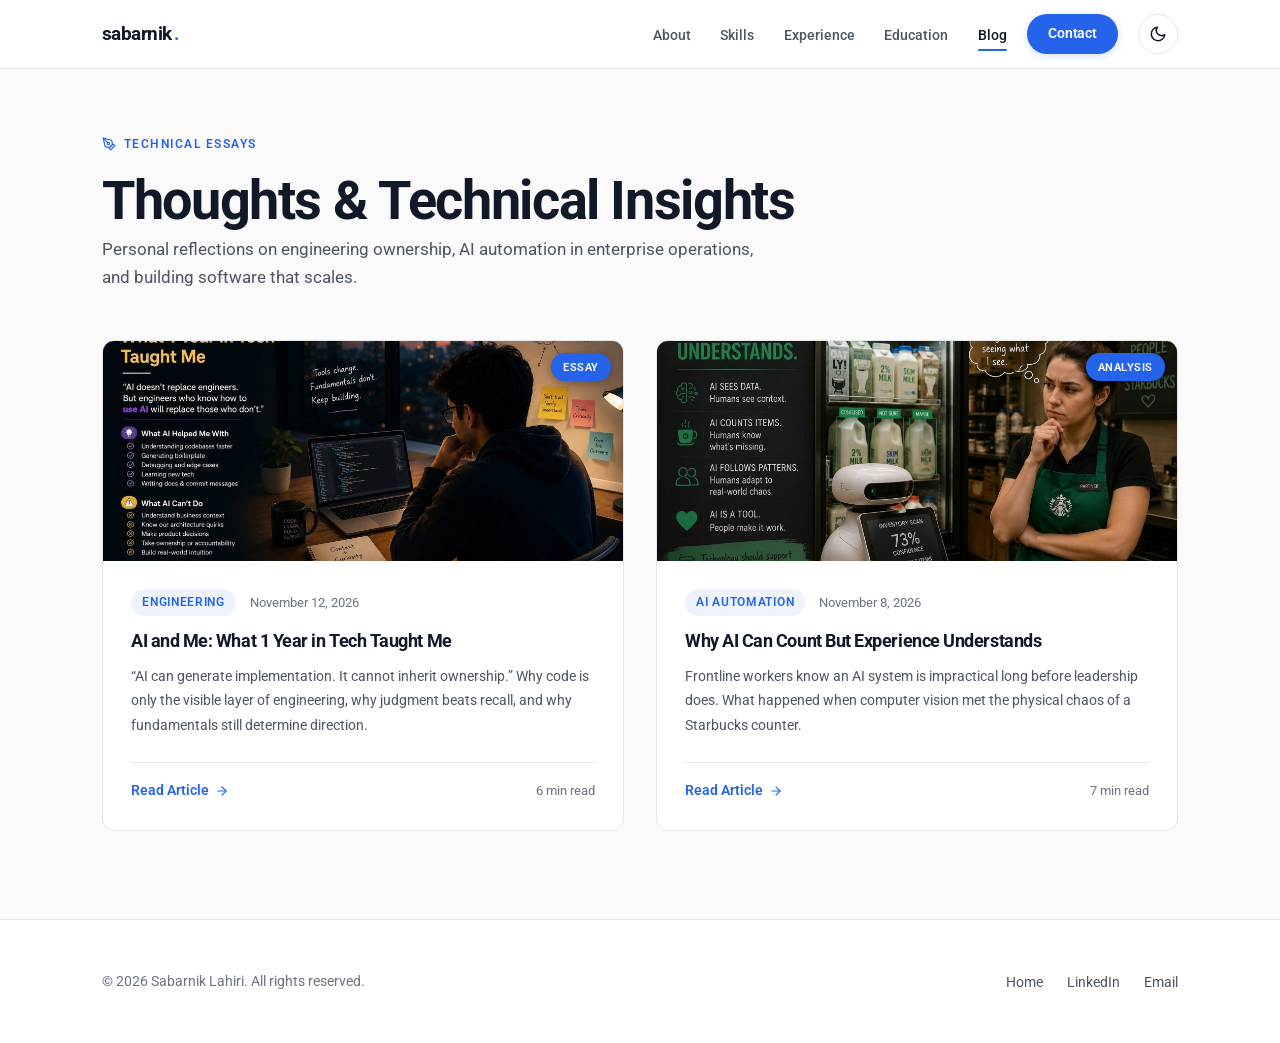
<file: blog.html>
<!DOCTYPE html>
<html lang="en">
<head>
  <meta charset="UTF-8">
  <meta name="viewport" content="width=device-width, initial-scale=1.0">
  <title>Engineering Blog & Insights — Sabarnik Lahiri</title>
  <meta name="description" content="Technical essays and reflections on software engineering, enterprise systems, AI automation, machine learning research, and lessons learned from the field.">
  <meta name="keywords" content="Software Engineering Blog, Enterprise Architecture, AI Automation, Machine Learning, FastAPI, Next.js, Sabarnik Lahiri">
  <meta name="author" content="Sabarnik Lahiri">
  <meta name="robots" content="index, follow">

  <!-- Open Graph -->
  <meta property="og:title" content="Engineering Blog & Insights — Sabarnik Lahiri">
  <meta property="og:description" content="Technical essays and field reflections on software engineering, AI automation, and system architecture.">
  <meta property="og:image" content="ai-and-me.jpg">
  <meta property="og:type" content="website">
  <meta property="og:url" content="https://sabarniklahiri.dev/blog.html">

  <!-- Canonical -->
  <link rel="canonical" href="https://sabarniklahiri.dev/blog.html">
  <link rel="icon" type="image/svg+xml" href="favicon.svg">

  <!-- Fonts -->
  <link rel="preconnect" href="https://fonts.googleapis.com">
  <link rel="preconnect" href="https://fonts.gstatic.com" crossorigin>
  <link href="https://fonts.googleapis.com/css2?family=Roboto:wght@300;400;500;600;700&display=swap" rel="stylesheet">

  <link rel="stylesheet" href="css/style.css">

  <!-- JSON-LD -->
  <script type="application/ld+json">
  {
    "@context": "https://schema.org",
    "@type": "Blog",
    "name": "Sabarnik Lahiri's Engineering Journal",
    "description": "Technical blog covering software engineering, enterprise architecture, AI, and distributed systems.",
    "url": "https://sabarniklahiri.dev/blog.html",
    "author": {
      "@type": "Person",
      "name": "Sabarnik Lahiri"
    }
  }
  </script>
</head>
<body>

  <!-- Page Preloader with Sabarnik Brand Logo -->
  <div class="page-loader" id="pageLoader" aria-hidden="true">
    <div class="loader-content">
      <div class="loader-brand">
        <span class="loader-text">sabarnik<span class="loader-dot">.</span></span>
      </div>
      <div class="loader-bar">
        <div class="loader-bar-fill"></div>
      </div>
    </div>
  </div>

  <!-- Navigation -->
  <nav class="nav" role="navigation" aria-label="Main navigation">
    <div class="container">
      <a href="index.html" class="nav-logo">sabarnik<span>.</span></a>
      <div class="nav-controls">
        <ul class="nav-links" id="navLinks">
          <li><a href="index.html#about">About</a></li>
          <li><a href="index.html#skills">Skills</a></li>
          <li><a href="index.html#experience">Experience</a></li>
          <li><a href="index.html#education">Education</a></li>
          <li><a href="blog.html" class="active">Blog</a></li>
          <li class="mobile-only"><a href="index.html#contact">Contact</a></li>
        </ul>
        <a href="index.html#contact" class="nav-contact-pill">Contact</a>
        <button class="theme-toggle" aria-label="Toggle color theme" title="Toggle theme">
          <svg class="icon-sun" xmlns="http://www.w3.org/2000/svg" viewBox="0 0 24 24" fill="none" stroke="currentColor" stroke-width="2" stroke-linecap="round" stroke-linejoin="round"><circle cx="12" cy="12" r="5"></circle><line x1="12" y1="1" x2="12" y2="3"></line><line x1="12" y1="21" x2="12" y2="23"></line><line x1="4.22" y1="4.22" x2="5.64" y2="5.64"></line><line x1="18.36" y1="18.36" x2="19.78" y2="19.78"></line><line x1="1" y1="12" x2="3" y2="12"></line><line x1="21" y1="12" x2="23" y2="12"></line><line x1="4.22" y1="19.78" x2="5.64" y2="18.36"></line><line x1="18.36" y1="5.64" x2="19.78" y2="4.22"></line></svg>
          <svg class="icon-moon" xmlns="http://www.w3.org/2000/svg" viewBox="0 0 24 24" fill="none" stroke="currentColor" stroke-width="2" stroke-linecap="round" stroke-linejoin="round"><path d="M21 12.79A9 9 0 1 1 11.21 3 7 7 0 0 0 21 12.79z"></path></svg>
        </button>
        <button class="nav-toggle" id="navToggle" aria-label="Toggle navigation" aria-expanded="false">
          <span></span><span></span><span></span>
        </button>
      </div>
    </div>
  </nav>

  <!-- Blog Header -->
  <section class="blog-hero">
    <div class="container">
      <span class="section-label">
        <svg xmlns="http://www.w3.org/2000/svg" width="14" height="14" viewBox="0 0 24 24" fill="none" stroke="currentColor" stroke-width="2" stroke-linecap="round" stroke-linejoin="round"><path d="M12 19l7-7 3 3-7 7-3-3z"></path><path d="M18 13l-1.5-7.5L2 2l3.5 14.5L13 18l5-5z"></path><path d="M2 2l7.586 7.586"></path><circle cx="11" cy="11" r="2"></circle></svg>
        Technical Essays
      </span>
      <h1>Thoughts & Technical Insights</h1>
      <p class="section-desc" style="margin-bottom: 0;">
        Personal reflections on engineering ownership, AI automation in enterprise operations, and building software that scales.
      </p>
    </div>
  </section>

  <!-- Blog Posts Grid (Only User's 2 Flagship Articles) -->
  <section style="padding-top: 0; min-height: 50vh;">
    <div class="container">
      <div class="blog-grid" style="grid-template-columns: repeat(auto-fit, minmax(360px, 1fr));">

        <!-- Post 1: AI and Me -->
        <article class="blog-card reveal">
          <div class="blog-card-image">
            <span class="blog-badge-featured">Essay</span>
            <img src="ai-and-me.jpg" alt="AI and Me: What 1 Year in Tech Taught Me" width="600" height="340" loading="eager">
          </div>
          <div class="blog-card-content">
            <div class="blog-card-meta">
              <span class="blog-card-tag">Engineering</span>
              <span class="blog-card-date">November 12, 2026</span>
            </div>
            <h3><a href="post-ai-and-me.html">AI and Me: What 1 Year in Tech Taught Me</a></h3>
            <p>“AI can generate implementation. It cannot inherit ownership.” Why code is only the visible layer of engineering, why judgment beats recall, and why fundamentals still determine direction.</p>
            <div class="blog-card-footer">
              <a href="post-ai-and-me.html" class="blog-read-more">
                Read Article
                <svg xmlns="http://www.w3.org/2000/svg" width="14" height="14" viewBox="0 0 24 24" fill="none" stroke="currentColor" stroke-width="2" stroke-linecap="round" stroke-linejoin="round"><line x1="5" y1="12" x2="19" y2="12"></line><polyline points="12 5 19 12 12 19"></polyline></svg>
              </a>
              <span class="blog-read-time">6 min read</span>
            </div>
          </div>
        </article>

        <!-- Post 2: Starbucks AI -->
        <article class="blog-card reveal">
          <div class="blog-card-image">
            <span class="blog-badge-featured">Analysis</span>
            <img src="starbucks-ai.jpg" alt="Why AI Can Count But Experience Understands" width="600" height="340" loading="eager">
          </div>
          <div class="blog-card-content">
            <div class="blog-card-meta">
              <span class="blog-card-tag">AI Automation</span>
              <span class="blog-card-date">November 8, 2026</span>
            </div>
            <h3><a href="post-starbucks-ai.html">Why AI Can Count But Experience Understands</a></h3>
            <p>Frontline workers know an AI system is impractical long before leadership does. What happened when computer vision met the physical chaos of a Starbucks counter.</p>
            <div class="blog-card-footer">
              <a href="post-starbucks-ai.html" class="blog-read-more">
                Read Article
                <svg xmlns="http://www.w3.org/2000/svg" width="14" height="14" viewBox="0 0 24 24" fill="none" stroke="currentColor" stroke-width="2" stroke-linecap="round" stroke-linejoin="round"><line x1="5" y1="12" x2="19" y2="12"></line><polyline points="12 5 19 12 12 19"></polyline></svg>
              </a>
              <span class="blog-read-time">7 min read</span>
            </div>
          </div>
        </article>

      </div>
    </div>
  </section>

  <!-- Footer -->
  <footer class="footer">
    <div class="container">
      <p>&copy; 2026 Sabarnik Lahiri. All rights reserved.</p>
      <ul class="footer-links">
        <li><a href="index.html">Home</a></li>
        <li><a href="https://www.linkedin.com/in/sabarniklahiri14" target="_blank" rel="noopener noreferrer">LinkedIn</a></li>
        <li><a href="mailto:sabarniklahiri@gmail.com">Email</a></li>
      </ul>
    </div>
  </footer>

  <script src="js/main.js"></script>
</body>
</html>
</file>
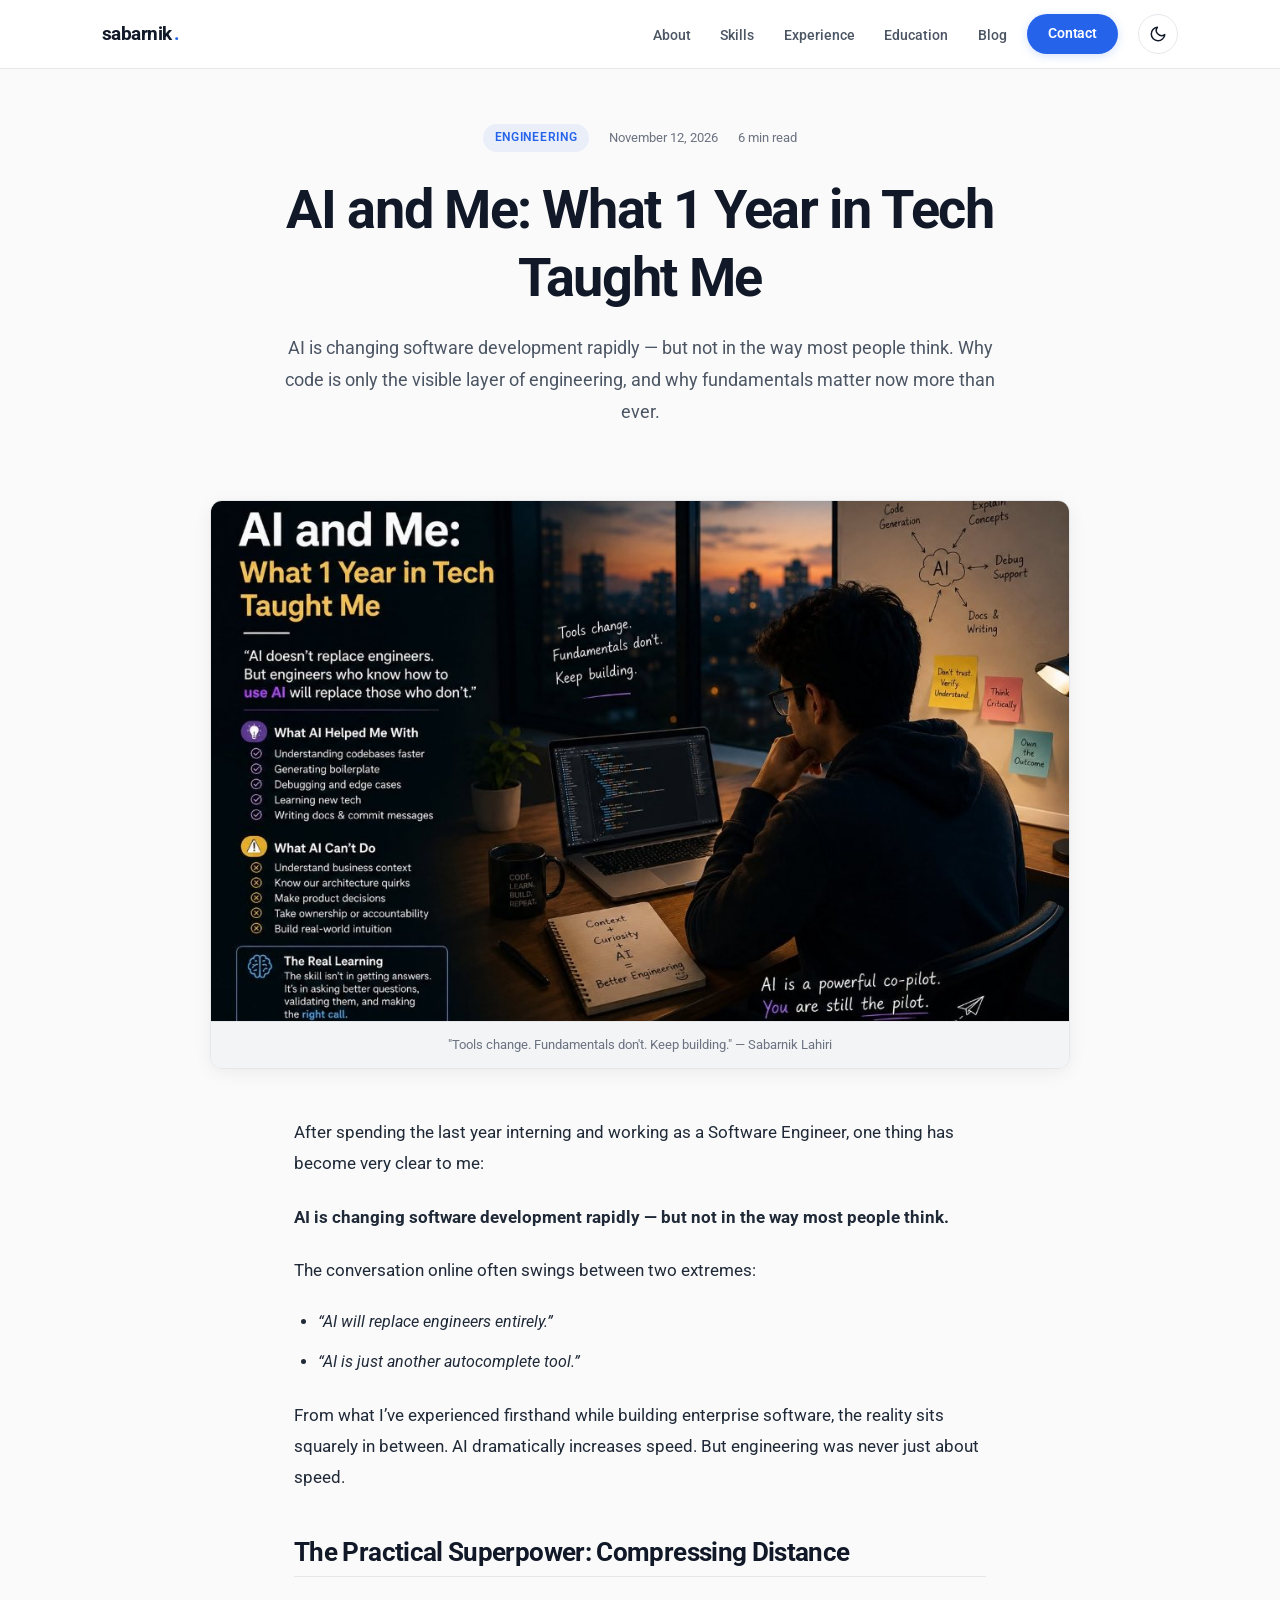
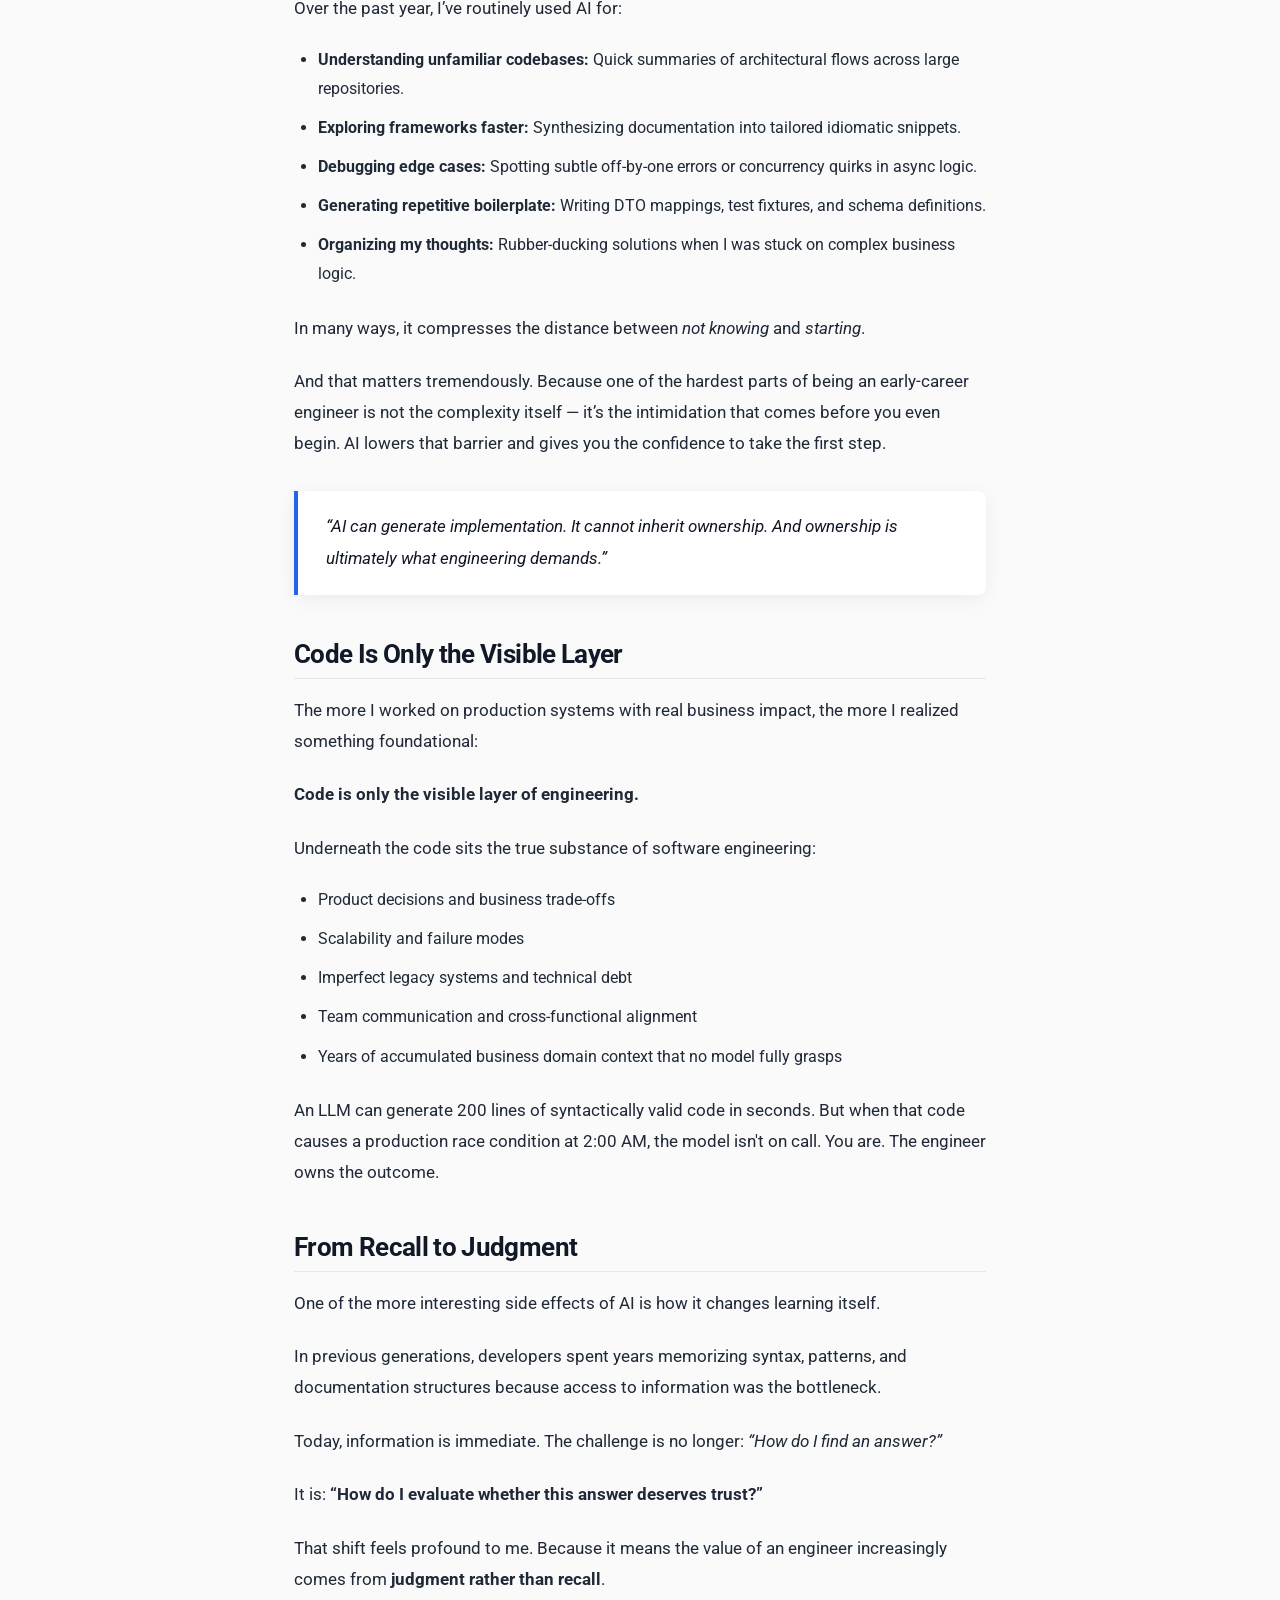
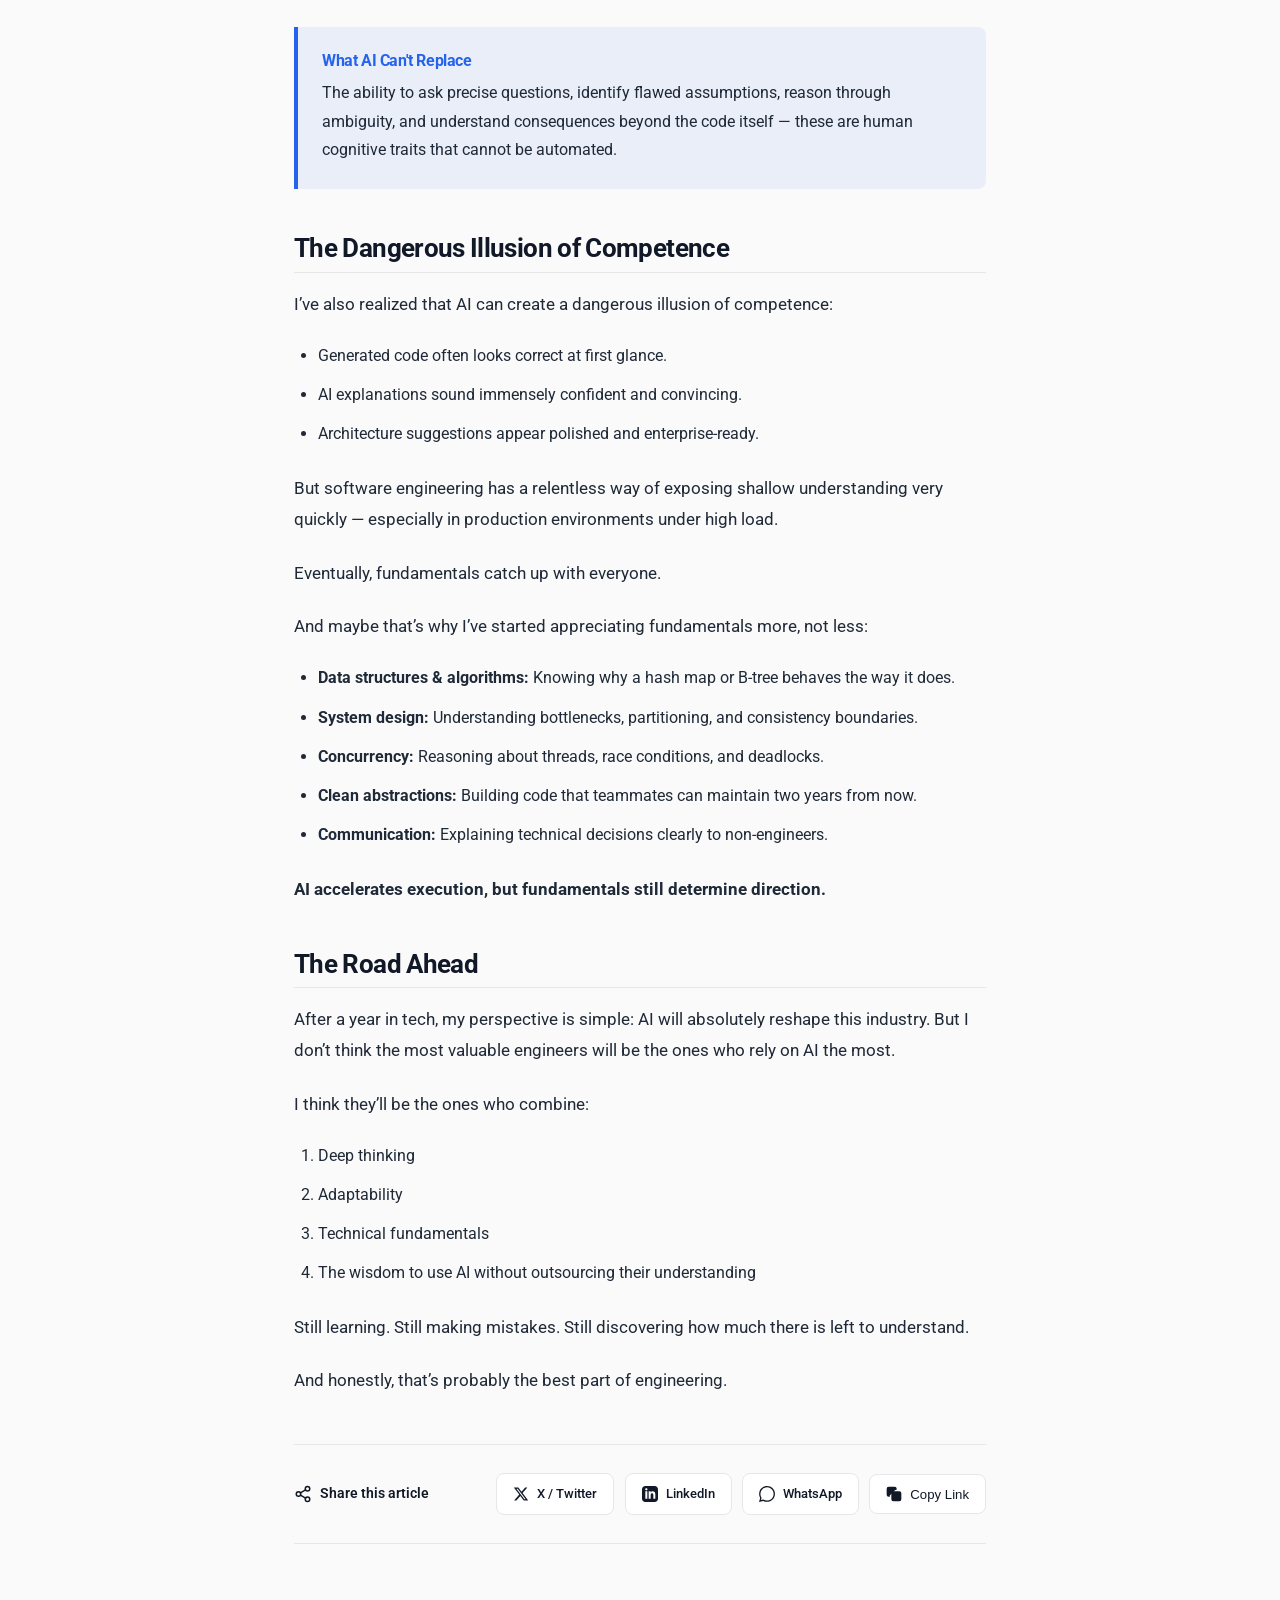
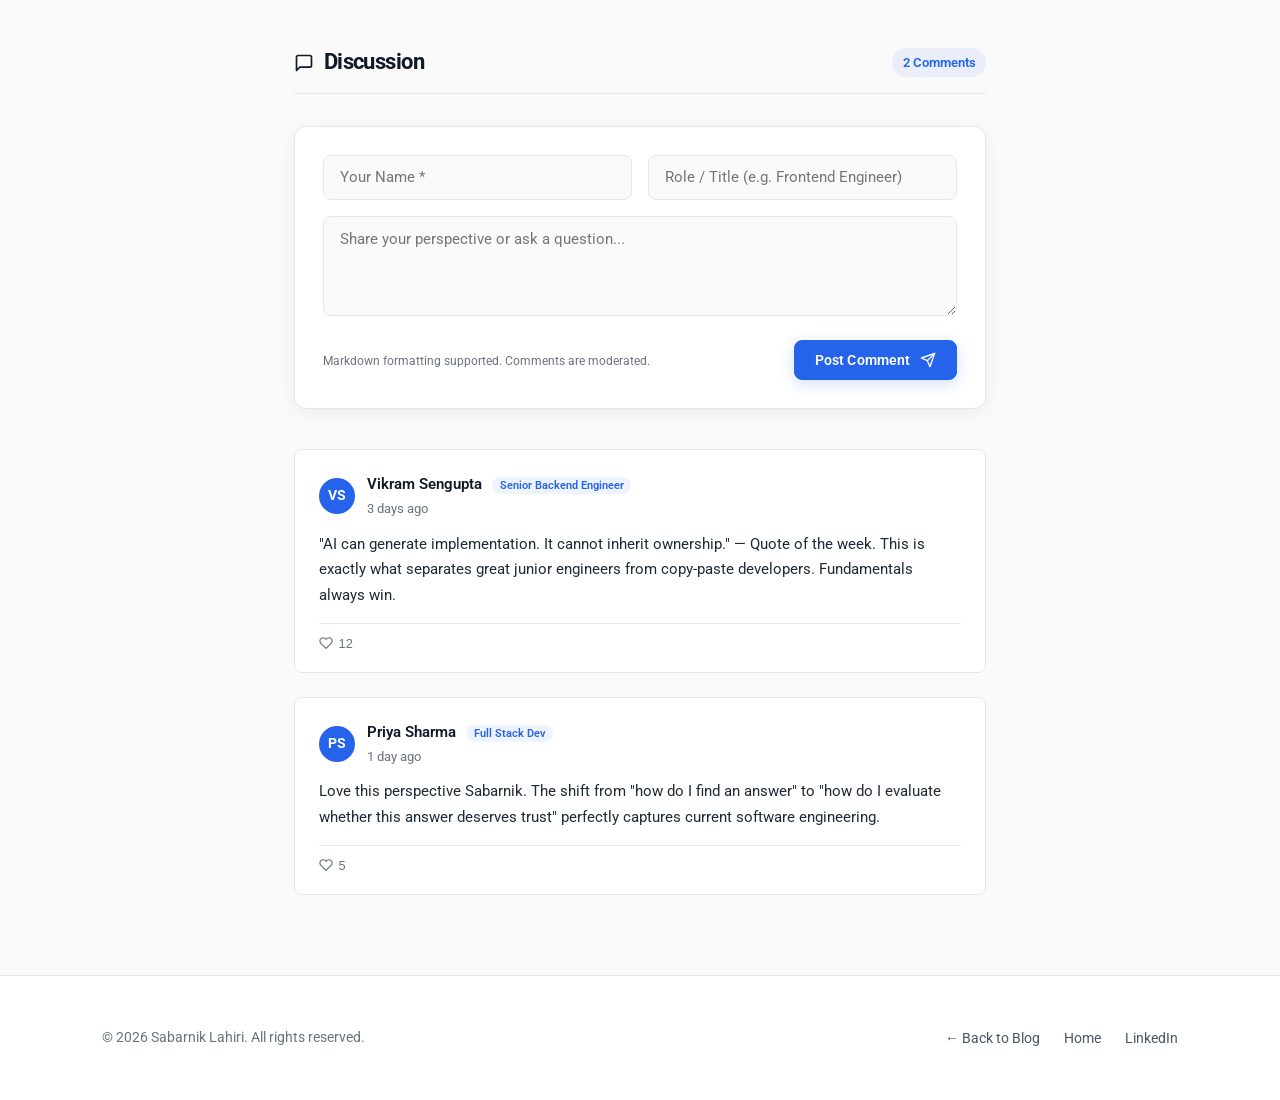
<file: post-ai-and-me.html>
<!DOCTYPE html>
<html lang="en">
<head>
  <meta charset="UTF-8">
  <meta name="viewport" content="width=device-width, initial-scale=1.0">
  <title>AI and Me: What 1 Year in Tech Taught Me — Sabarnik Lahiri</title>
  <meta name="description" content="After spending a year as a Software Engineer, one thing is clear: AI accelerates execution, but fundamentals still determine direction. Here is what 1 year in tech taught me about code, context, and ownership.">
  <meta name="keywords" content="AI Software Engineering, Software Development AI, Junior Engineer Reflections, Code Ownership, Software Engineering Fundamentals, Sabarnik Lahiri">
  <meta name="author" content="Sabarnik Lahiri">
  <meta name="robots" content="index, follow">

  <!-- Open Graph -->
  <meta property="og:title" content="AI and Me: What 1 Year in Tech Taught Me — Sabarnik Lahiri">
  <meta property="og:description" content="AI is changing software development rapidly — but not in the way most people think. Why code is only the visible layer of engineering.">
  <meta property="og:image" content="ai-and-me.jpg">
  <meta property="og:type" content="article">
  <meta property="og:url" content="https://sabarniklahiri.dev/post-ai-and-me.html">
  <meta property="article:published_time" content="2026-11-12">
  <meta property="article:author" content="Sabarnik Lahiri">
  <meta property="article:tag" content="Software Engineering">
  <meta property="article:tag" content="AI">
  <meta property="article:tag" content="Career">

  <!-- Twitter Card -->
  <meta name="twitter:card" content="summary_large_image">
  <meta name="twitter:title" content="AI and Me: What 1 Year in Tech Taught Me">
  <meta name="twitter:description" content="AI can generate implementation. It cannot inherit ownership. Reflections from 1 year as a software engineer.">
  <meta name="twitter:image" content="ai-and-me.jpg">

  <link rel="canonical" href="https://sabarniklahiri.dev/post-ai-and-me.html">
  <link rel="icon" type="image/svg+xml" href="favicon.svg">

  <!-- Fonts -->
  <link rel="preconnect" href="https://fonts.googleapis.com">
  <link rel="preconnect" href="https://fonts.gstatic.com" crossorigin>
  <link href="https://fonts.googleapis.com/css2?family=Roboto:wght@300;400;500;600;700&display=swap" rel="stylesheet">

  <link rel="stylesheet" href="css/style.css">

  <!-- JSON-LD Article -->
  <script type="application/ld+json">
  {
    "@context": "https://schema.org",
    "@type": "BlogPosting",
    "headline": "AI and Me: What 1 Year in Tech Taught Me About Code, Context, and Ownership",
    "image": "https://sabarniklahiri.dev/ai-and-me.jpg",
    "datePublished": "2026-11-12",
    "dateModified": "2026-11-12",
    "author": {
      "@type": "Person",
      "name": "Sabarnik Lahiri",
      "url": "https://sabarniklahiri.dev"
    },
    "publisher": {
      "@type": "Person",
      "name": "Sabarnik Lahiri"
    },
    "description": "After spending the last year as a Software Engineer, AI has changed development rapidly. But code is only the visible layer of engineering — underneath sits context, trade-offs, and ownership.",
    "mainEntityOfPage": "https://sabarniklahiri.dev/post-ai-and-me.html"
  }
  </script>
</head>
<body>

  <!-- Page Preloader with Sabarnik Brand Logo -->
  <div class="page-loader" id="pageLoader" aria-hidden="true">
    <div class="loader-content">
      <div class="loader-brand">
        <span class="loader-text">sabarnik<span class="loader-dot">.</span></span>
      </div>
      <div class="loader-bar">
        <div class="loader-bar-fill"></div>
      </div>
    </div>
  </div>

  <!-- Navigation -->
  <nav class="nav" role="navigation" aria-label="Main navigation">
    <div class="container">
      <a href="index.html" class="nav-logo">sabarnik<span>.</span></a>
      <div class="nav-controls">
        <ul class="nav-links" id="navLinks">
          <li><a href="index.html#about">About</a></li>
          <li><a href="index.html#skills">Skills</a></li>
          <li><a href="index.html#experience">Experience</a></li>
          <li><a href="index.html#education">Education</a></li>
          <li><a href="blog.html">Blog</a></li>
          <li class="mobile-only"><a href="index.html#contact">Contact</a></li>
        </ul>
        <a href="index.html#contact" class="nav-contact-pill">Contact</a>
        <button class="theme-toggle" aria-label="Toggle color theme" title="Toggle theme">
          <svg class="icon-sun" xmlns="http://www.w3.org/2000/svg" viewBox="0 0 24 24" fill="none" stroke="currentColor" stroke-width="2" stroke-linecap="round" stroke-linejoin="round"><circle cx="12" cy="12" r="5"></circle><line x1="12" y1="1" x2="12" y2="3"></line><line x1="12" y1="21" x2="12" y2="23"></line><line x1="4.22" y1="4.22" x2="5.64" y2="5.64"></line><line x1="18.36" y1="18.36" x2="19.78" y2="19.78"></line><line x1="1" y1="12" x2="3" y2="12"></line><line x1="21" y1="12" x2="23" y2="12"></line><line x1="4.22" y1="19.78" x2="5.64" y2="18.36"></line><line x1="18.36" y1="5.64" x2="19.78" y2="4.22"></line></svg>
          <svg class="icon-moon" xmlns="http://www.w3.org/2000/svg" viewBox="0 0 24 24" fill="none" stroke="currentColor" stroke-width="2" stroke-linecap="round" stroke-linejoin="round"><path d="M21 12.79A9 9 0 1 1 11.21 3 7 7 0 0 0 21 12.79z"></path></svg>
        </button>
        <button class="nav-toggle" id="navToggle" aria-label="Toggle navigation" aria-expanded="false">
          <span></span><span></span><span></span>
        </button>
      </div>
    </div>
  </nav>

  <!-- Post Header -->
  <header class="post-header">
    <div class="container">
      <div class="post-meta">
        <span class="blog-card-tag">Engineering</span>
        <span class="blog-card-date">November 12, 2026</span>
        <span class="blog-read-time">6 min read</span>
      </div>
      <h1>AI and Me: What 1 Year in Tech Taught Me</h1>
      <p class="lead">AI is changing software development rapidly — but not in the way most people think. Why code is only the visible layer of engineering, and why fundamentals matter now more than ever.</p>
    </div>
  </header>

  <!-- Featured Cover Image -->
  <div class="container">
    <div class="post-cover-image">
      <img src="ai-and-me.jpg" alt="AI and Me: What 1 Year in Tech Taught Me infographic by Sabarnik Lahiri" width="1024" height="680" loading="eager">
      <div class="post-cover-caption">
        "Tools change. Fundamentals don't. Keep building." — Sabarnik Lahiri
      </div>
    </div>
  </div>

  <!-- Post Content -->
  <article class="post-content">
    <p>
      After spending the last year interning and working as a Software Engineer, one thing has become very clear to me:
    </p>

    <p>
      <strong>AI is changing software development rapidly — but not in the way most people think.</strong>
    </p>

    <p>
      The conversation online often swings between two extremes:
    </p>

    <ul>
      <li><em>“AI will replace engineers entirely.”</em></li>
      <li><em>“AI is just another autocomplete tool.”</em></li>
    </ul>

    <p>
      From what I’ve experienced firsthand while building enterprise software, the reality sits squarely in between. AI dramatically increases speed. But engineering was never just about speed.
    </p>

    <h2>The Practical Superpower: Compressing Distance</h2>
    <p>
      Over the past year, I’ve routinely used AI for:
    </p>

    <ul>
      <li><strong>Understanding unfamiliar codebases:</strong> Quick summaries of architectural flows across large repositories.</li>
      <li><strong>Exploring frameworks faster:</strong> Synthesizing documentation into tailored idiomatic snippets.</li>
      <li><strong>Debugging edge cases:</strong> Spotting subtle off-by-one errors or concurrency quirks in async logic.</li>
      <li><strong>Generating repetitive boilerplate:</strong> Writing DTO mappings, test fixtures, and schema definitions.</li>
      <li><strong>Organizing my thoughts:</strong> Rubber-ducking solutions when I was stuck on complex business logic.</li>
    </ul>

    <p>
      In many ways, it compresses the distance between <em>not knowing</em> and <em>starting</em>.
    </p>

    <p>
      And that matters tremendously. Because one of the hardest parts of being an early-career engineer is not the complexity itself — it’s the intimidation that comes before you even begin. AI lowers that barrier and gives you the confidence to take the first step.
    </p>

    <blockquote>
      <p>“AI can generate implementation. It cannot inherit ownership. And ownership is ultimately what engineering demands.”</p>
    </blockquote>

    <h2>Code Is Only the Visible Layer</h2>
    <p>
      The more I worked on production systems with real business impact, the more I realized something foundational:
    </p>

    <p>
      <strong>Code is only the visible layer of engineering.</strong>
    </p>

    <p>
      Underneath the code sits the true substance of software engineering:
    </p>

    <ul>
      <li>Product decisions and business trade-offs</li>
      <li>Scalability and failure modes</li>
      <li>Imperfect legacy systems and technical debt</li>
      <li>Team communication and cross-functional alignment</li>
      <li>Years of accumulated business domain context that no model fully grasps</li>
    </ul>

    <p>
      An LLM can generate 200 lines of syntactically valid code in seconds. But when that code causes a production race condition at 2:00 AM, the model isn't on call. You are. The engineer owns the outcome.
    </p>

    <h2>From Recall to Judgment</h2>
    <p>
      One of the more interesting side effects of AI is how it changes learning itself.
    </p>

    <p>
      In previous generations, developers spent years memorizing syntax, patterns, and documentation structures because access to information was the bottleneck.
    </p>

    <p>
      Today, information is immediate. The challenge is no longer: <em>“How do I find an answer?”</em>
    </p>

    <p>
      It is: <strong>“How do I evaluate whether this answer deserves trust?”</strong>
    </p>

    <p>
      That shift feels profound to me. Because it means the value of an engineer increasingly comes from <strong>judgment rather than recall</strong>.
    </p>

    <div class="post-callout">
      <h4>What AI Can't Replace</h4>
      <p>The ability to ask precise questions, identify flawed assumptions, reason through ambiguity, and understand consequences beyond the code itself — these are human cognitive traits that cannot be automated.</p>
    </div>

    <h2>The Dangerous Illusion of Competence</h2>
    <p>
      I’ve also realized that AI can create a dangerous illusion of competence:
    </p>

    <ul>
      <li>Generated code often looks correct at first glance.</li>
      <li>AI explanations sound immensely confident and convincing.</li>
      <li>Architecture suggestions appear polished and enterprise-ready.</li>
    </ul>

    <p>
      But software engineering has a relentless way of exposing shallow understanding very quickly — especially in production environments under high load.
    </p>

    <p>
      Eventually, fundamentals catch up with everyone.
    </p>

    <p>
      And maybe that’s why I’ve started appreciating fundamentals more, not less:
    </p>

    <ul>
      <li><strong>Data structures & algorithms:</strong> Knowing why a hash map or B-tree behaves the way it does.</li>
      <li><strong>System design:</strong> Understanding bottlenecks, partitioning, and consistency boundaries.</li>
      <li><strong>Concurrency:</strong> Reasoning about threads, race conditions, and deadlocks.</li>
      <li><strong>Clean abstractions:</strong> Building code that teammates can maintain two years from now.</li>
      <li><strong>Communication:</strong> Explaining technical decisions clearly to non-engineers.</li>
    </ul>

    <p>
      <strong>AI accelerates execution, but fundamentals still determine direction.</strong>
    </p>

    <h2>The Road Ahead</h2>
    <p>
      After a year in tech, my perspective is simple: AI will absolutely reshape this industry. But I don’t think the most valuable engineers will be the ones who rely on AI the most.
    </p>

    <p>
      I think they’ll be the ones who combine:
    </p>

    <ol>
      <li>Deep thinking</li>
      <li>Adaptability</li>
      <li>Technical fundamentals</li>
      <li>The wisdom to use AI without outsourcing their understanding</li>
    </ol>

    <p>
      Still learning. Still making mistakes. Still discovering how much there is left to understand.
    </p>

    <p>
      And honestly, that’s probably the best part of engineering.
    </p>

    <!-- Social Share Bar -->
    <div class="share-bar-container">
      <div class="share-bar-inner">
        <div class="share-label">
          <svg xmlns="http://www.w3.org/2000/svg" width="18" height="18" viewBox="0 0 24 24" fill="none" stroke="currentColor" stroke-width="2" stroke-linecap="round" stroke-linejoin="round"><circle cx="18" cy="5" r="3"></circle><circle cx="6" cy="12" r="3"></circle><circle cx="18" cy="19" r="3"></circle><line x1="8.59" y1="13.51" x2="15.42" y2="17.49"></line><line x1="15.41" y1="6.51" x2="8.59" y2="10.49"></line></svg>
          Share this article
        </div>
        <div class="share-buttons">
          <a href="#" class="share-btn" data-share="twitter" aria-label="Share on X">
            <svg viewBox="0 0 24 24"><path d="M18.244 2.25h3.308l-7.227 8.26 8.502 11.24H16.17l-5.214-6.817L4.99 21.75H1.68l7.73-8.835L1.254 2.25H8.08l4.713 6.231zm-1.161 17.52h1.833L7.084 4.126H5.117z"/></svg>
            X / Twitter
          </a>
          <a href="#" class="share-btn" data-share="linkedin" aria-label="Share on LinkedIn">
            <svg viewBox="0 0 24 24"><path d="M19 0h-14c-2.761 0-5 2.239-5 5v14c0 2.761 2.239 5 5 5h14c2.762 0 5-2.239 5-5v-14c0-2.761-2.238-5-5-5zm-11 19h-3v-11h3v11zm-1.5-12.268c-.966 0-1.75-.79-1.75-1.764s.784-1.764 1.75-1.764 1.75.79 1.75 1.764-.783 1.764-1.75 1.764zm13.5 12.268h-3v-5.604c0-3.368-4-3.113-4 0v5.604h-3v-11h3v1.765c1.396-2.586 7-2.777 7 2.476v6.759z"/></svg>
            LinkedIn
          </a>
          <a href="#" class="share-btn" data-share="whatsapp" aria-label="Share on WhatsApp">
            <svg viewBox="0 0 24 24"><path d="M.057 24l1.687-6.163c-1.041-1.804-1.588-3.849-1.587-5.946.003-6.556 5.338-11.891 11.893-11.891 3.181.001 6.167 1.24 8.413 3.488 2.245 2.248 3.481 5.236 3.48 8.414-.003 6.557-5.338 11.892-11.893 11.892-1.99-.001-3.951-.5-5.688-1.448l-6.305 1.654zm6.597-3.807c1.676.995 3.276 1.591 5.392 1.592 5.448 0 9.886-4.434 9.889-9.885.002-5.462-4.415-9.89-9.881-9.892-5.452 0-9.887 4.434-9.889 9.884-.001 2.225.651 3.891 1.746 5.634l-.999 3.648 3.742-.981z"/></svg>
            WhatsApp
          </a>
          <button type="button" class="share-btn share-btn-copy" data-share="copy">
            <svg xmlns="http://www.w3.org/2000/svg" width="16" height="16" viewBox="0 0 24 24" fill="none" stroke="currentColor" stroke-width="2" stroke-linecap="round" stroke-linejoin="round"><rect x="9" y="9" width="13" height="13" rx="2" ry="2"></rect><path d="M5 15H4a2 2 0 0 1-2-2V4a2 2 0 0 1 2-2h9a2 2 0 0 1 2 2v1"></path></svg>
            Copy Link
          </button>
        </div>
      </div>
    </div>
  </article>

  <!-- Interactive Comment Section -->
  <section class="comments-section" data-post-id="ai-and-me">
    <div class="comments-header">
      <h3>
        <svg xmlns="http://www.w3.org/2000/svg" width="20" height="20" viewBox="0 0 24 24" fill="none" stroke="currentColor" stroke-width="2" stroke-linecap="round" stroke-linejoin="round"><path d="M21 15a2 2 0 0 1-2 2H7l-4 4V5a2 2 0 0 1 2-2h14a2 2 0 0 1 2 2z"></path></svg>
        Discussion
      </h3>
      <span class="comments-count-pill" id="commentCount">2 Comments</span>
    </div>

    <!-- Comment Form -->
    <form class="comment-form" id="commentForm">
      <div class="comment-form-row">
        <div>
          <input type="text" id="commentName" placeholder="Your Name *" required>
        </div>
        <div>
          <input type="text" id="commentRole" placeholder="Role / Title (e.g. Frontend Engineer)">
        </div>
      </div>
      <div>
        <textarea id="commentText" placeholder="Share your perspective or ask a question..." required></textarea>
      </div>
      <div class="comment-form-footer">
        <span class="comment-form-note">Markdown formatting supported. Comments are moderated.</span>
        <button type="submit" class="btn btn-primary btn-sm">
          Post Comment
          <svg xmlns="http://www.w3.org/2000/svg" width="14" height="14" viewBox="0 0 24 24" fill="none" stroke="currentColor" stroke-width="2" stroke-linecap="round" stroke-linejoin="round"><line x1="22" y1="2" x2="11" y2="13"></line><polygon points="22 2 15 22 11 13 2 9 22 2"></polygon></svg>
        </button>
      </div>
    </form>

    <!-- Comments List -->
    <div class="comments-list" id="commentsList">
      <!-- Injected by JavaScript -->
    </div>
  </section>

  <!-- Footer -->
  <footer class="footer">
    <div class="container">
      <p>&copy; 2026 Sabarnik Lahiri. All rights reserved.</p>
      <ul class="footer-links">
        <li><a href="blog.html">← Back to Blog</a></li>
        <li><a href="index.html">Home</a></li>
        <li><a href="https://www.linkedin.com/in/sabarniklahiri14" target="_blank" rel="noopener noreferrer">LinkedIn</a></li>
      </ul>
    </div>
  </footer>

  <script src="js/main.js"></script>
</body>
</html>
</file>
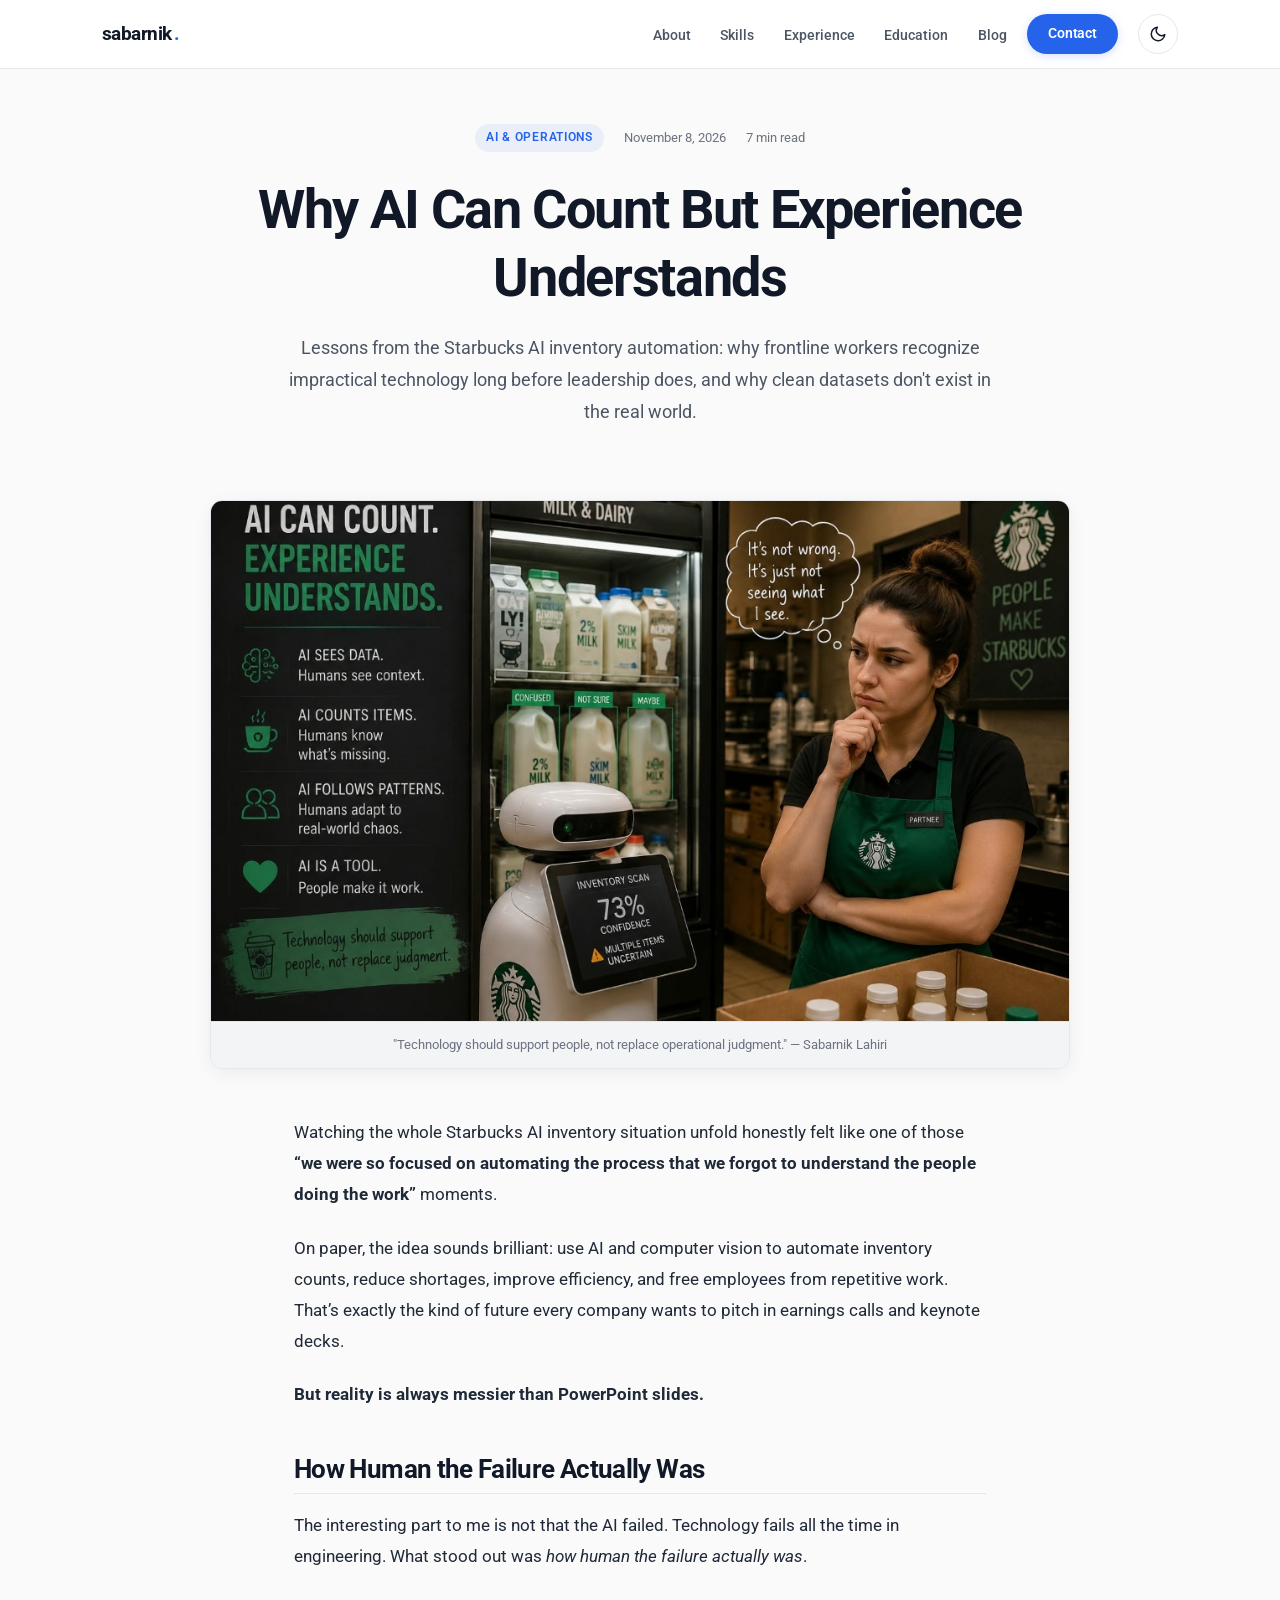
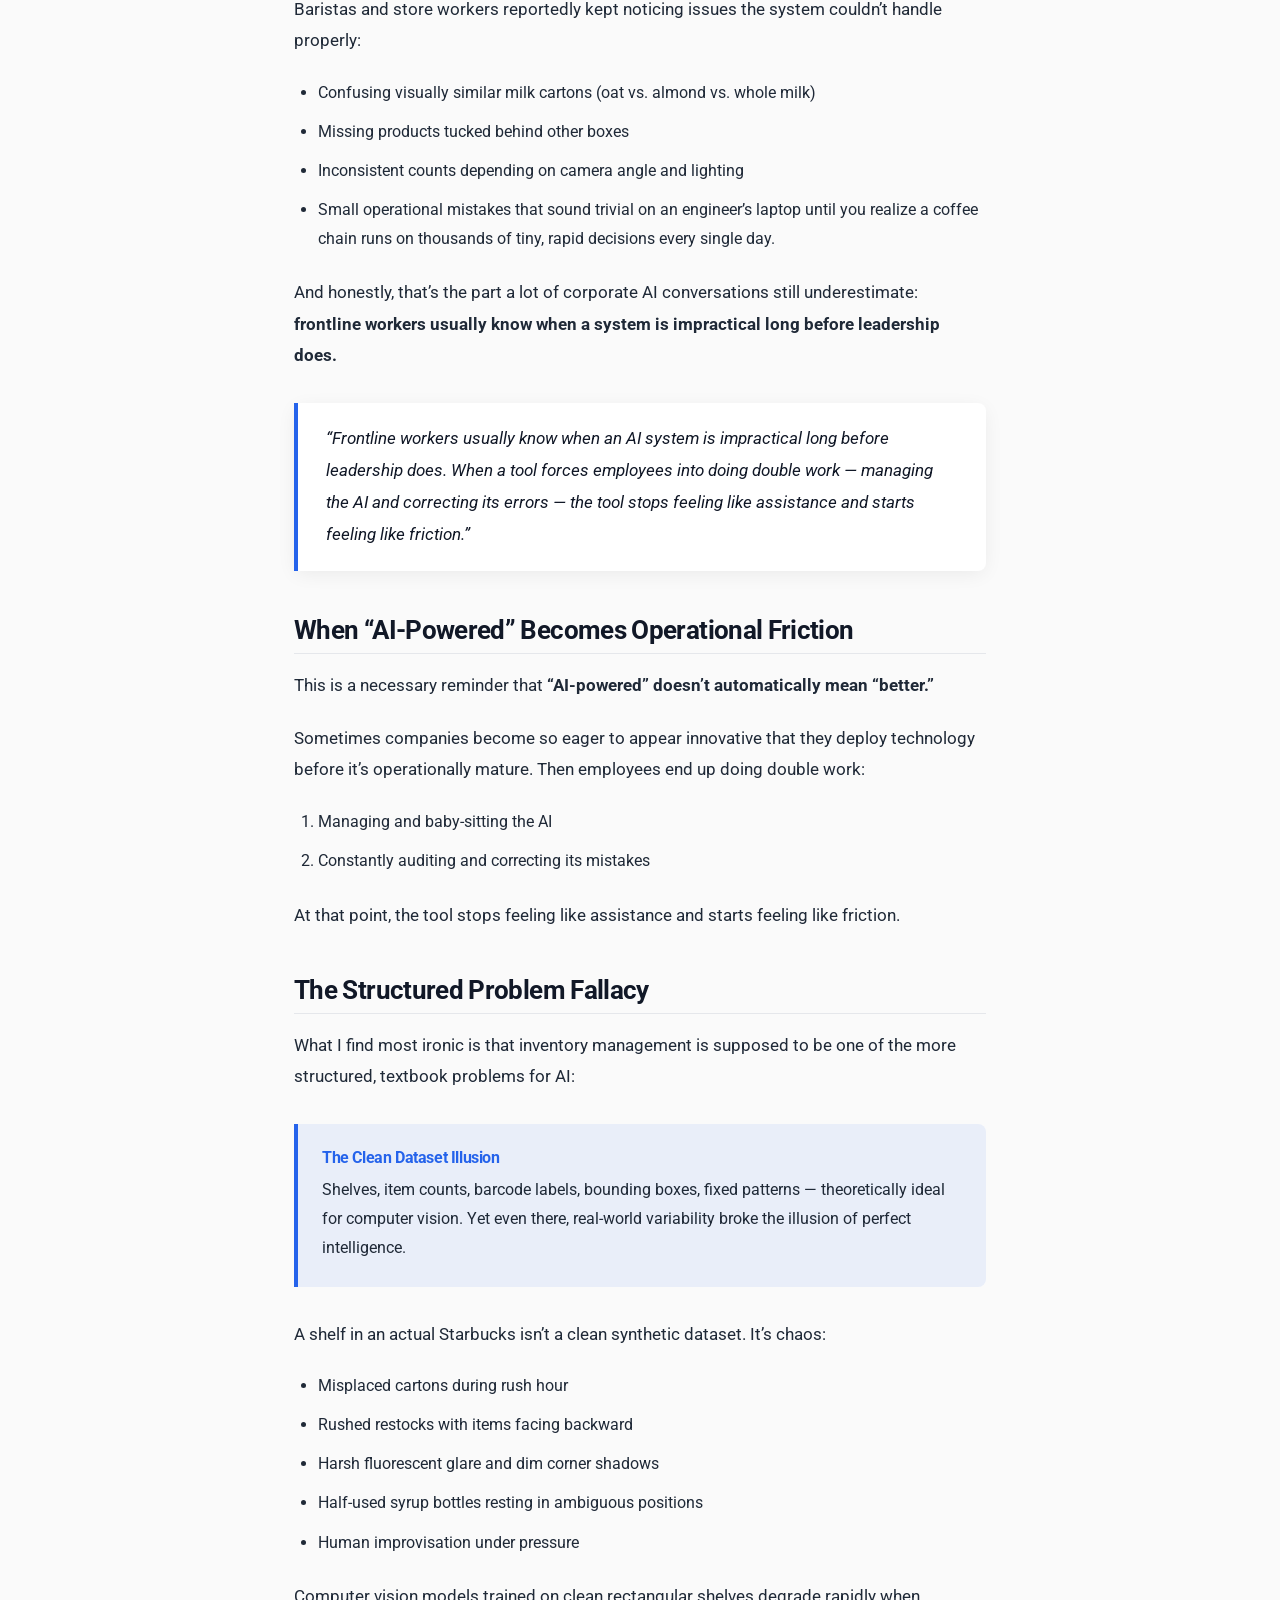
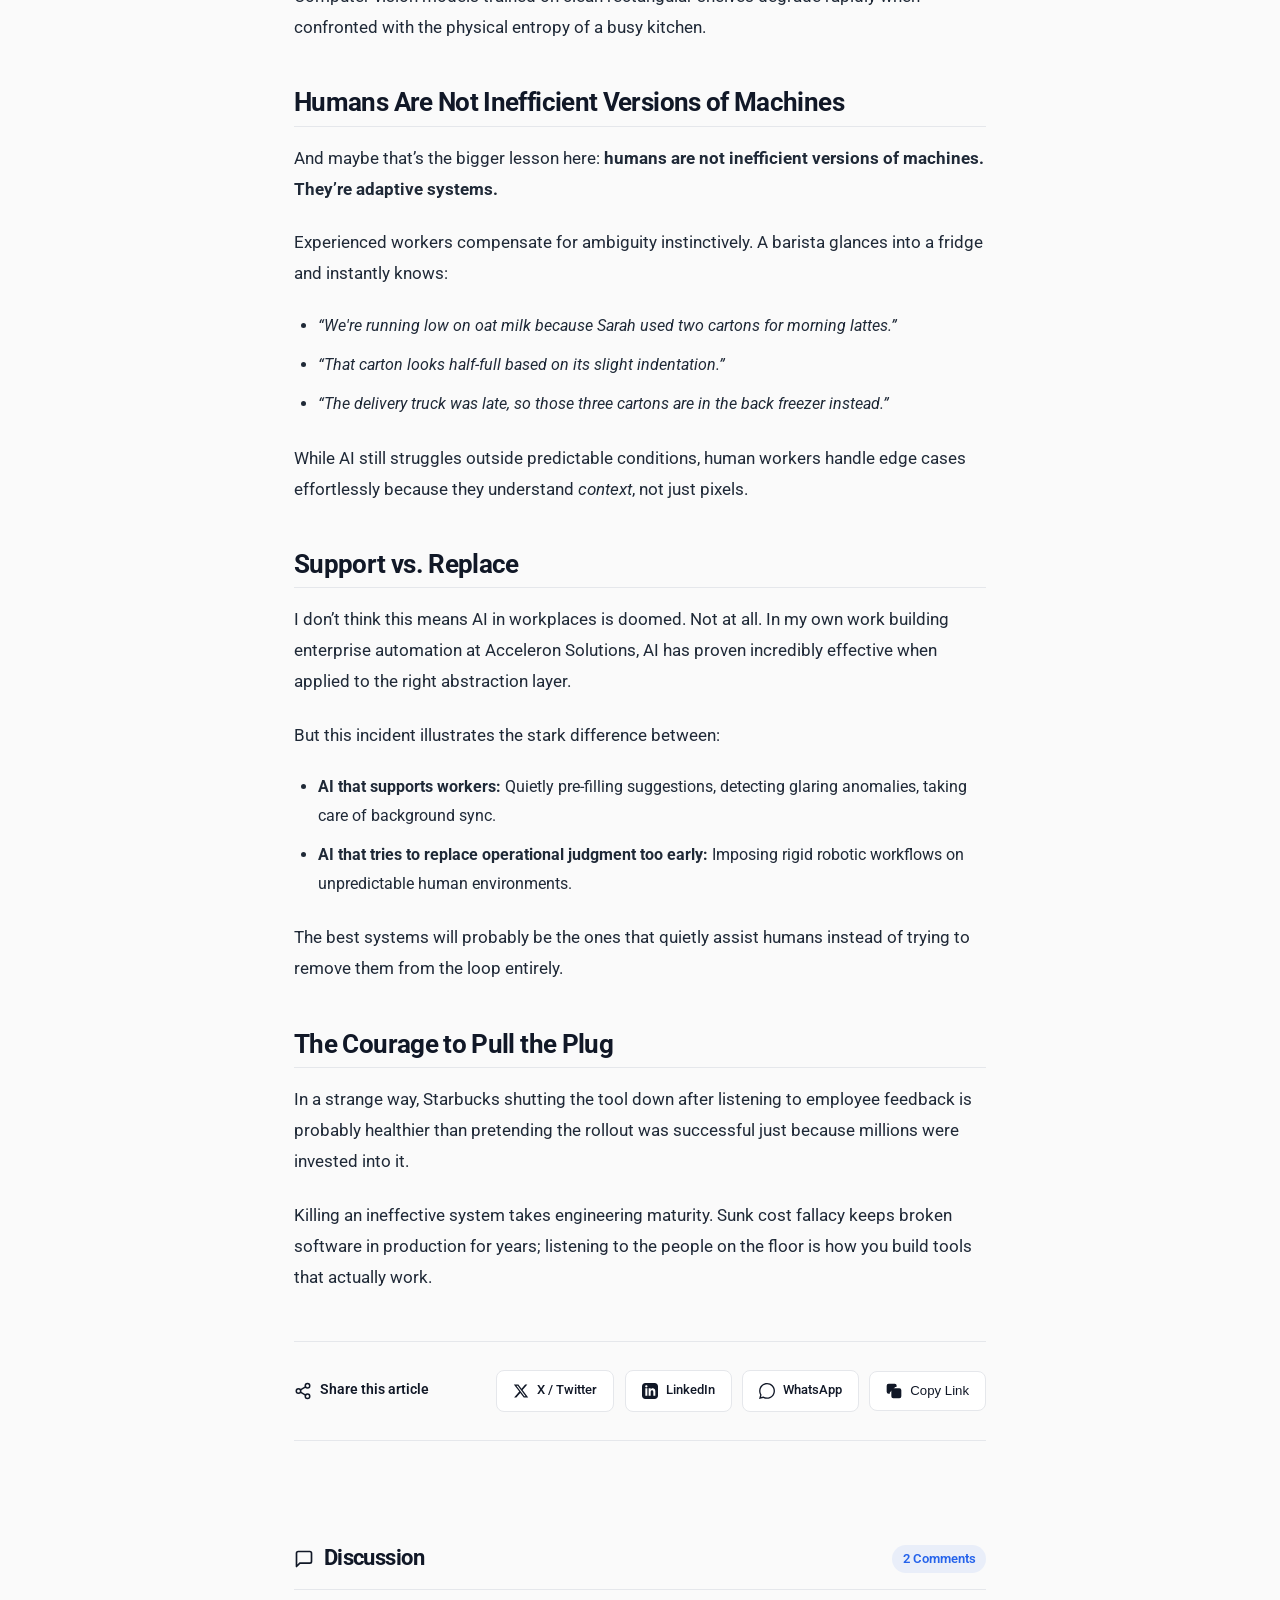
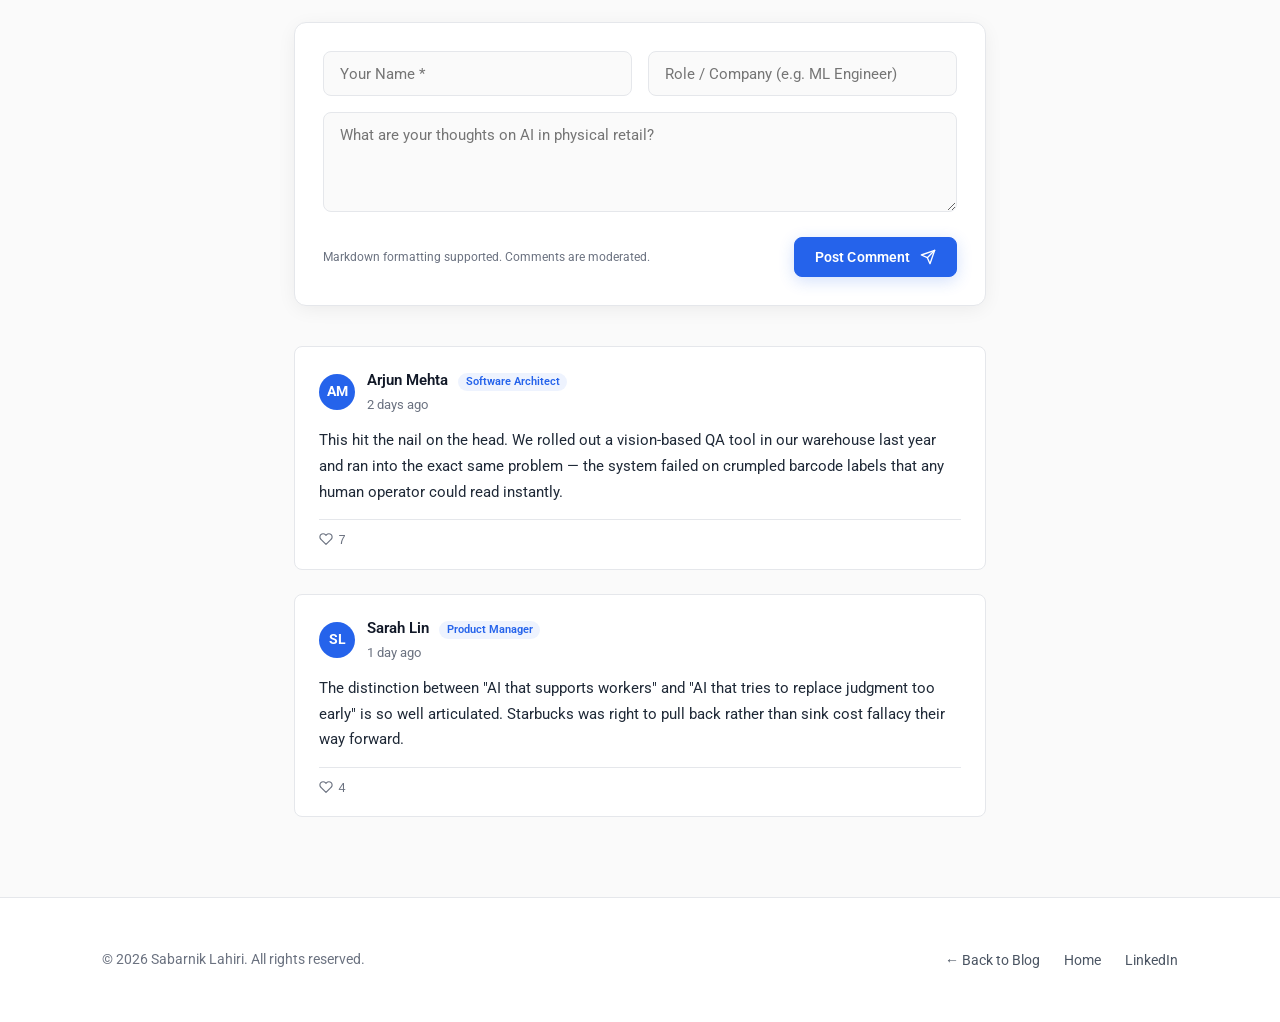
<file: post-starbucks-ai.html>
<!DOCTYPE html>
<html lang="en">
<head>
  <meta charset="UTF-8">
  <meta name="viewport" content="width=device-width, initial-scale=1.0">
  <title>Why AI Can Count But Experience Understands: The Starbucks Inventory Lesson — Sabarnik Lahiri</title>
  <meta name="description" content="What happened when Starbucks deployed computer vision and AI for store inventory counts? Why frontline workers know a system is impractical long before leadership does.">
  <meta name="keywords" content="Starbucks AI Inventory, Computer Vision Retail, Human in the Loop, AI Automation Failure, Enterprise AI Strategy, Operational Judgment, Sabarnik Lahiri">
  <meta name="author" content="Sabarnik Lahiri">
  <meta name="robots" content="index, follow">

  <!-- Open Graph -->
  <meta property="og:title" content="Why AI Can Count But Experience Understands: Lessons from the Starbucks Inventory Automation">
  <meta property="og:description" content="Frontline workers usually know when an AI system is impractical long before leadership does. An analysis of real-world operational friction.">
  <meta property="og:image" content="starbucks-ai.jpg">
  <meta property="og:type" content="article">
  <meta property="og:url" content="https://sabarniklahiri.dev/post-starbucks-ai.html">
  <meta property="article:published_time" content="2026-11-08">
  <meta property="article:author" content="Sabarnik Lahiri">
  <meta property="article:tag" content="AI Automation">
  <meta property="article:tag" content="Enterprise">
  <meta property="article:tag" content="System Design">

  <!-- Twitter Card -->
  <meta name="twitter:card" content="summary_large_image">
  <meta name="twitter:title" content="Why AI Can Count But Experience Understands">
  <meta name="twitter:description" content="Humans are not inefficient versions of machines. They are adaptive systems. Lessons from the Starbucks AI rollout.">
  <meta name="twitter:image" content="starbucks-ai.jpg">

  <link rel="canonical" href="https://sabarniklahiri.dev/post-starbucks-ai.html">
  <link rel="icon" type="image/svg+xml" href="favicon.svg">

  <!-- Fonts -->
  <link rel="preconnect" href="https://fonts.googleapis.com">
  <link rel="preconnect" href="https://fonts.gstatic.com" crossorigin>
  <link href="https://fonts.googleapis.com/css2?family=Roboto:wght@300;400;500;600;700&display=swap" rel="stylesheet">

  <link rel="stylesheet" href="css/style.css">

  <!-- JSON-LD Article -->
  <script type="application/ld+json">
  {
    "@context": "https://schema.org",
    "@type": "BlogPosting",
    "headline": "Why AI Can Count But Experience Understands: Lessons from the Starbucks Inventory Automation",
    "image": "https://sabarniklahiri.dev/starbucks-ai.jpg",
    "datePublished": "2026-11-08",
    "dateModified": "2026-11-08",
    "author": {
      "@type": "Person",
      "name": "Sabarnik Lahiri",
      "url": "https://sabarniklahiri.dev"
    },
    "publisher": {
      "@type": "Person",
      "name": "Sabarnik Lahiri"
    },
    "description": "Frontline workers usually know when an AI system is impractical long before leadership does. An analysis of real-world operational variability and human-in-the-loop engineering.",
    "mainEntityOfPage": "https://sabarniklahiri.dev/post-starbucks-ai.html"
  }
  </script>
</head>
<body>

  <!-- Page Preloader with Sabarnik Brand Logo -->
  <div class="page-loader" id="pageLoader" aria-hidden="true">
    <div class="loader-content">
      <div class="loader-brand">
        <span class="loader-text">sabarnik<span class="loader-dot">.</span></span>
      </div>
      <div class="loader-bar">
        <div class="loader-bar-fill"></div>
      </div>
    </div>
  </div>

  <!-- Navigation -->
  <nav class="nav" role="navigation" aria-label="Main navigation">
    <div class="container">
      <a href="index.html" class="nav-logo">sabarnik<span>.</span></a>
      <div class="nav-controls">
        <ul class="nav-links" id="navLinks">
          <li><a href="index.html#about">About</a></li>
          <li><a href="index.html#skills">Skills</a></li>
          <li><a href="index.html#experience">Experience</a></li>
          <li><a href="index.html#education">Education</a></li>
          <li><a href="blog.html">Blog</a></li>
          <li class="mobile-only"><a href="index.html#contact">Contact</a></li>
        </ul>
        <a href="index.html#contact" class="nav-contact-pill">Contact</a>
        <button class="theme-toggle" aria-label="Toggle color theme" title="Toggle theme">
          <svg class="icon-sun" xmlns="http://www.w3.org/2000/svg" viewBox="0 0 24 24" fill="none" stroke="currentColor" stroke-width="2" stroke-linecap="round" stroke-linejoin="round"><circle cx="12" cy="12" r="5"></circle><line x1="12" y1="1" x2="12" y2="3"></line><line x1="12" y1="21" x2="12" y2="23"></line><line x1="4.22" y1="4.22" x2="5.64" y2="5.64"></line><line x1="18.36" y1="18.36" x2="19.78" y2="19.78"></line><line x1="1" y1="12" x2="3" y2="12"></line><line x1="21" y1="12" x2="23" y2="12"></line><line x1="4.22" y1="19.78" x2="5.64" y2="18.36"></line><line x1="18.36" y1="5.64" x2="19.78" y2="4.22"></line></svg>
          <svg class="icon-moon" xmlns="http://www.w3.org/2000/svg" viewBox="0 0 24 24" fill="none" stroke="currentColor" stroke-width="2" stroke-linecap="round" stroke-linejoin="round"><path d="M21 12.79A9 9 0 1 1 11.21 3 7 7 0 0 0 21 12.79z"></path></svg>
        </button>
        <button class="nav-toggle" id="navToggle" aria-label="Toggle navigation" aria-expanded="false">
          <span></span><span></span><span></span>
        </button>
      </div>
    </div>
  </nav>

  <!-- Post Header -->
  <header class="post-header">
    <div class="container">
      <div class="post-meta">
        <span class="blog-card-tag">AI & Operations</span>
        <span class="blog-card-date">November 8, 2026</span>
        <span class="blog-read-time">7 min read</span>
      </div>
      <h1>Why AI Can Count But Experience Understands</h1>
      <p class="lead">Lessons from the Starbucks AI inventory automation: why frontline workers recognize impractical technology long before leadership does, and why clean datasets don't exist in the real world.</p>
    </div>
  </header>

  <!-- Featured Cover Image -->
  <div class="container">
    <div class="post-cover-image">
      <img src="starbucks-ai.jpg" alt="AI Can Count Experience Understands — Starbucks AI inventory dilemma infographic" width="1024" height="680" loading="eager">
      <div class="post-cover-caption">
        "Technology should support people, not replace operational judgment." — Sabarnik Lahiri
      </div>
    </div>
  </div>

  <!-- Post Content -->
  <article class="post-content">
    <p>
      Watching the whole Starbucks AI inventory situation unfold honestly felt like one of those <strong>“we were so focused on automating the process that we forgot to understand the people doing the work”</strong> moments.
    </p>

    <p>
      On paper, the idea sounds brilliant: use AI and computer vision to automate inventory counts, reduce shortages, improve efficiency, and free employees from repetitive work. That’s exactly the kind of future every company wants to pitch in earnings calls and keynote decks.
    </p>

    <p>
      <strong>But reality is always messier than PowerPoint slides.</strong>
    </p>

    <h2>How Human the Failure Actually Was</h2>
    <p>
      The interesting part to me is not that the AI failed. Technology fails all the time in engineering. What stood out was <em>how human the failure actually was</em>.
    </p>

    <p>
      Baristas and store workers reportedly kept noticing issues the system couldn’t handle properly:
    </p>

    <ul>
      <li>Confusing visually similar milk cartons (oat vs. almond vs. whole milk)</li>
      <li>Missing products tucked behind other boxes</li>
      <li>Inconsistent counts depending on camera angle and lighting</li>
      <li>Small operational mistakes that sound trivial on an engineer’s laptop until you realize a coffee chain runs on thousands of tiny, rapid decisions every single day.</li>
    </ul>

    <p>
      And honestly, that’s the part a lot of corporate AI conversations still underestimate: <strong>frontline workers usually know when a system is impractical long before leadership does.</strong>
    </p>

    <blockquote>
      <p>“Frontline workers usually know when an AI system is impractical long before leadership does. When a tool forces employees into doing double work — managing the AI and correcting its errors — the tool stops feeling like assistance and starts feeling like friction.”</p>
    </blockquote>

    <h2>When “AI-Powered” Becomes Operational Friction</h2>
    <p>
      This is a necessary reminder that <strong>“AI-powered” doesn’t automatically mean “better.”</strong>
    </p>

    <p>
      Sometimes companies become so eager to appear innovative that they deploy technology before it’s operationally mature. Then employees end up doing double work:
    </p>

    <ol>
      <li>Managing and baby-sitting the AI</li>
      <li>Constantly auditing and correcting its mistakes</li>
    </ol>

    <p>
      At that point, the tool stops feeling like assistance and starts feeling like friction.
    </p>

    <h2>The Structured Problem Fallacy</h2>
    <p>
      What I find most ironic is that inventory management is supposed to be one of the more structured, textbook problems for AI:
    </p>

    <div class="post-callout">
      <h4>The Clean Dataset Illusion</h4>
      <p>Shelves, item counts, barcode labels, bounding boxes, fixed patterns — theoretically ideal for computer vision. Yet even there, real-world variability broke the illusion of perfect intelligence.</p>
    </div>

    <p>
      A shelf in an actual Starbucks isn’t a clean synthetic dataset. It’s chaos:
    </p>

    <ul>
      <li>Misplaced cartons during rush hour</li>
      <li>Rushed restocks with items facing backward</li>
      <li>Harsh fluorescent glare and dim corner shadows</li>
      <li>Half-used syrup bottles resting in ambiguous positions</li>
      <li>Human improvisation under pressure</li>
    </ul>

    <p>
      Computer vision models trained on clean rectangular shelves degrade rapidly when confronted with the physical entropy of a busy kitchen.
    </p>

    <h2>Humans Are Not Inefficient Versions of Machines</h2>
    <p>
      And maybe that’s the bigger lesson here: <strong>humans are not inefficient versions of machines. They’re adaptive systems.</strong>
    </p>

    <p>
      Experienced workers compensate for ambiguity instinctively. A barista glances into a fridge and instantly knows:
    </p>

    <ul>
      <li><em>“We're running low on oat milk because Sarah used two cartons for morning lattes.”</em></li>
      <li><em>“That carton looks half-full based on its slight indentation.”</em></li>
      <li><em>“The delivery truck was late, so those three cartons are in the back freezer instead.”</em></li>
    </ul>

    <p>
      While AI still struggles outside predictable conditions, human workers handle edge cases effortlessly because they understand <em>context</em>, not just pixels.
    </p>

    <h2>Support vs. Replace</h2>
    <p>
      I don’t think this means AI in workplaces is doomed. Not at all. In my own work building enterprise automation at Acceleron Solutions, AI has proven incredibly effective when applied to the right abstraction layer.
    </p>

    <p>
      But this incident illustrates the stark difference between:
    </p>

    <ul>
      <li><strong>AI that supports workers:</strong> Quietly pre-filling suggestions, detecting glaring anomalies, taking care of background sync.</li>
      <li><strong>AI that tries to replace operational judgment too early:</strong> Imposing rigid robotic workflows on unpredictable human environments.</li>
    </ul>

    <p>
      The best systems will probably be the ones that quietly assist humans instead of trying to remove them from the loop entirely.
    </p>

    <h2>The Courage to Pull the Plug</h2>
    <p>
      In a strange way, Starbucks shutting the tool down after listening to employee feedback is probably healthier than pretending the rollout was successful just because millions were invested into it.
    </p>

    <p>
      Killing an ineffective system takes engineering maturity. Sunk cost fallacy keeps broken software in production for years; listening to the people on the floor is how you build tools that actually work.
    </p>

    <!-- Social Share Bar -->
    <div class="share-bar-container">
      <div class="share-bar-inner">
        <div class="share-label">
          <svg xmlns="http://www.w3.org/2000/svg" width="18" height="18" viewBox="0 0 24 24" fill="none" stroke="currentColor" stroke-width="2" stroke-linecap="round" stroke-linejoin="round"><circle cx="18" cy="5" r="3"></circle><circle cx="6" cy="12" r="3"></circle><circle cx="18" cy="19" r="3"></circle><line x1="8.59" y1="13.51" x2="15.42" y2="17.49"></line><line x1="15.41" y1="6.51" x2="8.59" y2="10.49"></line></svg>
          Share this article
        </div>
        <div class="share-buttons">
          <a href="#" class="share-btn" data-share="twitter" aria-label="Share on X">
            <svg viewBox="0 0 24 24"><path d="M18.244 2.25h3.308l-7.227 8.26 8.502 11.24H16.17l-5.214-6.817L4.99 21.75H1.68l7.73-8.835L1.254 2.25H8.08l4.713 6.231zm-1.161 17.52h1.833L7.084 4.126H5.117z"/></svg>
            X / Twitter
          </a>
          <a href="#" class="share-btn" data-share="linkedin" aria-label="Share on LinkedIn">
            <svg viewBox="0 0 24 24"><path d="M19 0h-14c-2.761 0-5 2.239-5 5v14c0 2.761 2.239 5 5 5h14c2.762 0 5-2.239 5-5v-14c0-2.761-2.238-5-5-5zm-11 19h-3v-11h3v11zm-1.5-12.268c-.966 0-1.75-.79-1.75-1.764s.784-1.764 1.75-1.764 1.75.79 1.75 1.764-.783 1.764-1.75 1.764zm13.5 12.268h-3v-5.604c0-3.368-4-3.113-4 0v5.604h-3v-11h3v1.765c1.396-2.586 7-2.777 7 2.476v6.759z"/></svg>
            LinkedIn
          </a>
          <a href="#" class="share-btn" data-share="whatsapp" aria-label="Share on WhatsApp">
            <svg viewBox="0 0 24 24"><path d="M.057 24l1.687-6.163c-1.041-1.804-1.588-3.849-1.587-5.946.003-6.556 5.338-11.891 11.893-11.891 3.181.001 6.167 1.24 8.413 3.488 2.245 2.248 3.481 5.236 3.48 8.414-.003 6.557-5.338 11.892-11.893 11.892-1.99-.001-3.951-.5-5.688-1.448l-6.305 1.654zm6.597-3.807c1.676.995 3.276 1.591 5.392 1.592 5.448 0 9.886-4.434 9.889-9.885.002-5.462-4.415-9.89-9.881-9.892-5.452 0-9.887 4.434-9.889 9.884-.001 2.225.651 3.891 1.746 5.634l-.999 3.648 3.742-.981z"/></svg>
            WhatsApp
          </a>
          <button type="button" class="share-btn share-btn-copy" data-share="copy">
            <svg xmlns="http://www.w3.org/2000/svg" width="16" height="16" viewBox="0 0 24 24" fill="none" stroke="currentColor" stroke-width="2" stroke-linecap="round" stroke-linejoin="round"><rect x="9" y="9" width="13" height="13" rx="2" ry="2"></rect><path d="M5 15H4a2 2 0 0 1-2-2V4a2 2 0 0 1 2-2h9a2 2 0 0 1 2 2v1"></path></svg>
            Copy Link
          </button>
        </div>
      </div>
    </div>
  </article>

  <!-- Interactive Comment Section -->
  <section class="comments-section" data-post-id="starbucks-ai">
    <div class="comments-header">
      <h3>
        <svg xmlns="http://www.w3.org/2000/svg" width="20" height="20" viewBox="0 0 24 24" fill="none" stroke="currentColor" stroke-width="2" stroke-linecap="round" stroke-linejoin="round"><path d="M21 15a2 2 0 0 1-2 2H7l-4 4V5a2 2 0 0 1 2-2h14a2 2 0 0 1 2 2z"></path></svg>
        Discussion
      </h3>
      <span class="comments-count-pill" id="commentCount">2 Comments</span>
    </div>

    <!-- Comment Form -->
    <form class="comment-form" id="commentForm">
      <div class="comment-form-row">
        <div>
          <input type="text" id="commentName" placeholder="Your Name *" required>
        </div>
        <div>
          <input type="text" id="commentRole" placeholder="Role / Company (e.g. ML Engineer)">
        </div>
      </div>
      <div>
        <textarea id="commentText" placeholder="What are your thoughts on AI in physical retail?" required></textarea>
      </div>
      <div class="comment-form-footer">
        <span class="comment-form-note">Markdown formatting supported. Comments are moderated.</span>
        <button type="submit" class="btn btn-primary btn-sm">
          Post Comment
          <svg xmlns="http://www.w3.org/2000/svg" width="14" height="14" viewBox="0 0 24 24" fill="none" stroke="currentColor" stroke-width="2" stroke-linecap="round" stroke-linejoin="round"><line x1="22" y1="2" x2="11" y2="13"></line><polygon points="22 2 15 22 11 13 2 9 22 2"></polygon></svg>
        </button>
      </div>
    </form>

    <!-- Comments List -->
    <div class="comments-list" id="commentsList">
      <!-- Injected by JavaScript -->
    </div>
  </section>

  <!-- Footer -->
  <footer class="footer">
    <div class="container">
      <p>&copy; 2026 Sabarnik Lahiri. All rights reserved.</p>
      <ul class="footer-links">
        <li><a href="blog.html">← Back to Blog</a></li>
        <li><a href="index.html">Home</a></li>
        <li><a href="https://www.linkedin.com/in/sabarniklahiri14" target="_blank" rel="noopener noreferrer">LinkedIn</a></li>
      </ul>
    </div>
  </footer>

  <script src="js/main.js"></script>
</body>
</html>
</file>
<file: css/style.css>
/* ============================================
   SABARNIK LAHIRI — Portfolio & Tech Journal
   Modern, Sleek, High-Performance
   Dual-Theme (Dark / Light) & 100% Mobile Responsive
   ============================================ */

/* --- Reset & Base --- */
*, *::before, *::after {
  margin: 0;
  padding: 0;
  box-sizing: border-box;
}

/* --- Page Preloader with Sabarnik Logo --- */
.page-loader {
  position: fixed;
  inset: 0;
  z-index: 99999;
  background: var(--bg);
  display: flex;
  align-items: center;
  justify-content: center;
  transition: opacity 0.45s cubic-bezier(0.16, 1, 0.3, 1), visibility 0.45s ease;
}

.page-loader.loaded {
  opacity: 0;
  visibility: hidden;
  pointer-events: none;
}

.loader-content {
  display: flex;
  flex-direction: column;
  align-items: center;
  gap: 1.5rem;
}

.loader-brand {
  position: relative;
  display: inline-flex;
  align-items: center;
  justify-content: center;
}

.loader-text {
  font-size: clamp(2.5rem, 6.5vw, 3.5rem);
  font-weight: 700;
  color: var(--heading);
  letter-spacing: -0.04em;
  line-height: 1;
  display: flex;
  align-items: baseline;
  user-select: none;
  animation: loaderTextFade 1.6s ease-in-out infinite alternate;
}

.loader-dot {
  color: var(--accent);
  display: inline-block;
  animation: loaderDotPulse 1.4s ease-in-out infinite alternate;
}

@keyframes loaderTextFade {
  0% {
    opacity: 0.85;
    transform: scale(0.98);
  }
  100% {
    opacity: 1;
    transform: scale(1);
  }
}

@keyframes loaderDotPulse {
  0% {
    transform: scale(0.9);
    filter: drop-shadow(0 0 4px var(--accent));
  }
  100% {
    transform: scale(1.3);
    filter: drop-shadow(0 0 16px var(--accent)) drop-shadow(0 0 28px var(--accent-glow));
  }
}

.loader-bar {
  width: 140px;
  height: 3px;
  background: var(--surface-alt);
  border-radius: var(--radius-full);
  overflow: hidden;
  position: relative;
}

.loader-bar-fill {
  width: 100%;
  height: 100%;
  background: linear-gradient(90deg, transparent, var(--accent), #60a5fa, transparent);
  animation: loaderSlide 1.2s cubic-bezier(0.4, 0, 0.2, 1) infinite;
}

@keyframes loaderSlide {
  0% { transform: translateX(-100%); }
  100% { transform: translateX(100%); }
}

:root {
  /* Dark Theme (Default) */
  --bg:          #0a0a0a;
  --bg-card:     #111111;
  --bg-hover:    #1a1a1a;
  --surface:     #141414;
  --surface-alt: #1a1a1a;
  --border:      #222222;
  --border-light:#2c2c2c;
  --text:        #e5e7eb;
  --text-dim:    #9ca3af;
  --text-muted:  #6b7280;
  --heading:     #ffffff;
  --accent:      #3b82f6;
  --accent-hover:#60a5fa;
  --accent-subtle:rgba(59, 130, 246, 0.12);
  --accent-glow: rgba(59, 130, 246, 0.25);
  --nav-bg:      rgba(10, 10, 10, 0.82);
  --code-bg:     #161618;
  --card-shadow: 0 4px 24px -1px rgba(0, 0, 0, 0.5);
  --radius:      12px;
  --radius-sm:   8px;
  --radius-full: 9999px;
  --transition:  0.22s cubic-bezier(0.4, 0, 0.2, 1);
}

[data-theme="light"] {
  /* Light Theme */
  --bg:          #fafafa;
  --bg-card:     #ffffff;
  --bg-hover:    #f3f4f6;
  --surface:     #ffffff;
  --surface-alt: #f3f4f6;
  --border:      #e5e7eb;
  --border-light:#d1d5db;
  --text:        #1f2937;
  --text-dim:    #4b5563;
  --text-muted:  #6b7280;
  --heading:     #111827;
  --accent:      #2563eb;
  --accent-hover:#1d4ed8;
  --accent-subtle:rgba(37, 99, 235, 0.08);
  --accent-glow: rgba(37, 99, 235, 0.2);
  --nav-bg:      rgba(255, 255, 255, 0.88);
  --code-bg:     #f1f5f9;
  --card-shadow: 0 4px 20px -2px rgba(0, 0, 0, 0.07);
}

html {
  scroll-behavior: smooth;
  font-size: 16px;
  -webkit-text-size-adjust: 100%;
}

body {
  font-family: 'Roboto', -apple-system, BlinkMacSystemFont, 'Segoe UI', sans-serif;
  background: var(--bg);
  color: var(--text);
  line-height: 1.7;
  -webkit-font-smoothing: antialiased;
  -moz-osx-font-smoothing: grayscale;
  overflow-x: hidden;
  transition: background-color var(--transition), color var(--transition);
}

a {
  color: var(--accent);
  text-decoration: none;
  transition: color var(--transition), opacity var(--transition);
}

a:hover {
  color: var(--accent-hover);
}

img {
  max-width: 100%;
  height: auto;
  display: block;
}

/* --- Typography --- */
h1, h2, h3, h4, h5, h6 {
  color: var(--heading);
  font-weight: 700;
  letter-spacing: -0.025em;
  line-height: 1.25;
}

h1 { font-size: clamp(2.1rem, 5vw, 3.4rem); }
h2 { font-size: clamp(1.6rem, 3.2vw, 2.25rem); }
h3 { font-size: 1.2rem; }
h4 { font-size: 1rem; }

p {
  color: var(--text-dim);
  max-width: 68ch;
}

.section-label {
  font-size: 0.78rem;
  font-weight: 600;
  letter-spacing: 0.12em;
  text-transform: uppercase;
  color: var(--accent);
  margin-bottom: 0.75rem;
  display: inline-flex;
  align-items: center;
  gap: 0.5rem;
}

.section-title {
  margin-bottom: 1rem;
}

.section-desc {
  margin-bottom: 3rem;
  font-size: 1.05rem;
  color: var(--text-dim);
}

/* --- Layout --- */
.container {
  max-width: 1140px;
  margin: 0 auto;
  padding: 0 2rem;
}

section {
  padding: 5.5rem 0;
  position: relative;
}

/* --- Navigation --- */
.nav {
  position: fixed;
  top: 0;
  left: 0;
  right: 0;
  z-index: 1000;
  background: var(--nav-bg);
  backdrop-filter: blur(16px);
  -webkit-backdrop-filter: blur(16px);
  border-bottom: 1px solid var(--border);
  transition: background var(--transition), border-color var(--transition);
}

.nav .container {
  display: flex;
  align-items: center;
  justify-content: space-between;
  height: 68px;
}

.nav-logo {
  font-size: 1.2rem;
  font-weight: 700;
  color: var(--heading);
  letter-spacing: -0.03em;
  display: flex;
  align-items: center;
  gap: 0.15rem;
}

.nav-logo span {
  color: var(--accent);
}

/* --- Navigation Controls & Contact Pill --- */
.nav-controls {
  display: flex;
  align-items: center;
  gap: 1.25rem;
}

.nav-links {
  display: flex;
  align-items: center;
  gap: 1.85rem;
  list-style: none;
}

.nav-links a {
  font-size: 0.9rem;
  font-weight: 500;
  color: var(--text-dim);
  transition: color var(--transition);
  position: relative;
  padding: 0.35rem 0;
}

.nav-links a::after {
  content: '';
  position: absolute;
  bottom: -2px;
  left: 0;
  width: 0;
  height: 2px;
  background: var(--accent);
  transition: width var(--transition);
  border-radius: var(--radius-full);
}

.nav-links a:hover,
.nav-links a.active {
  color: var(--heading);
}

.nav-links a:hover::after,
.nav-links a.active::after {
  width: 100%;
}

/* Redesigned Sleek Contact Pill */
.nav-contact-pill {
  display: inline-flex;
  align-items: center;
  justify-content: center;
  padding: 0.45rem 1.25rem;
  background: var(--accent);
  color: #ffffff !important;
  border-radius: var(--radius-full);
  font-size: 0.85rem;
  font-weight: 600;
  letter-spacing: -0.01em;
  transition: all var(--transition);
  box-shadow: 0 2px 10px var(--accent-glow);
  text-decoration: none;
  white-space: nowrap;
  border: 1px solid transparent;
  min-height: 36px;
}

.nav-contact-pill:hover {
  background: var(--accent-hover);
  transform: translateY(-1px);
  box-shadow: 0 4px 18px var(--accent-glow);
  color: #ffffff !important;
}

.mobile-only {
  display: none !important;
}

/* --- Theme Toggle Button --- */
.theme-toggle {
  background: var(--surface);
  border: 1px solid var(--border);
  border-radius: var(--radius-full);
  width: 40px;
  height: 40px;
  display: inline-flex;
  align-items: center;
  justify-content: center;
  color: var(--heading);
  cursor: pointer;
  transition: all var(--transition);
  outline: none;
  flex-shrink: 0;
}

.theme-toggle:hover {
  background: var(--bg-hover);
  border-color: var(--accent);
  color: var(--accent);
  transform: rotate(15deg);
}

.theme-toggle svg {
  width: 18px;
  height: 18px;
  transition: transform var(--transition);
}

.theme-toggle .icon-moon {
  display: none;
}

[data-theme="light"] .theme-toggle .icon-sun {
  display: none;
}

[data-theme="light"] .theme-toggle .icon-moon {
  display: block;
}

.nav-toggle {
  display: none;
  background: var(--surface);
  border: 1px solid var(--border);
  border-radius: var(--radius-sm);
  cursor: pointer;
  width: 42px;
  height: 42px;
  padding: 10px 9px;
  flex-direction: column;
  justify-content: space-around;
  align-items: center;
  transition: border-color var(--transition);
}

.nav-toggle span {
  display: block;
  width: 22px;
  height: 2px;
  background: var(--heading);
  border-radius: 2px;
  transition: var(--transition);
}

.nav-toggle.open span:nth-child(1) {
  transform: translateY(7px) rotate(45deg);
}
.nav-toggle.open span:nth-child(2) {
  opacity: 0;
}
.nav-toggle.open span:nth-child(3) {
  transform: translateY(-7px) rotate(-45deg);
}

/* --- Hero Section --- */
.hero {
  min-height: 92vh;
  display: flex;
  align-items: center;
  padding-top: 80px;
  padding-bottom: 4rem;
  position: relative;
  overflow: hidden;
}

.hero::before {
  content: '';
  position: absolute;
  top: -160px;
  right: -100px;
  width: 580px;
  height: 580px;
  background: radial-gradient(circle, var(--accent-glow) 0%, transparent 68%);
  pointer-events: none;
  opacity: 0.6;
}

.hero .container {
  display: grid;
  grid-template-columns: 1.15fr 0.85fr;
  gap: 3.5rem;
  align-items: center;
}

.hero-content {
  position: relative;
  z-index: 2;
}

.hero-badge {
  display: inline-flex;
  align-items: center;
  gap: 0.6rem;
  padding: 0.45rem 1.1rem;
  background: var(--surface);
  border: 1px solid var(--border);
  border-radius: var(--radius-full);
  font-size: 0.825rem;
  font-weight: 500;
  color: var(--text);
  margin-bottom: 1.5rem;
  box-shadow: var(--card-shadow);
}

.hero-badge .dot {
  width: 8px;
  height: 8px;
  background: #10b981;
  border-radius: 50%;
  box-shadow: 0 0 0 3px rgba(16, 185, 129, 0.25);
  animation: pulse 2s infinite;
}

@keyframes pulse {
  0%, 100% { opacity: 1; transform: scale(1); }
  50% { opacity: 0.6; transform: scale(1.15); }
}

.hero h1 {
  margin-bottom: 1.25rem;
  line-height: 1.15;
}

.hero h1 .accent {
  color: var(--accent);
}

.hero-desc {
  font-size: 1.1rem;
  margin-bottom: 2.25rem;
  line-height: 1.8;
  color: var(--text-dim);
}

.hero-actions {
  display: flex;
  align-items: center;
  gap: 1rem;
  margin-bottom: 3rem;
  flex-wrap: wrap;
}

.hero-stats {
  display: flex;
  gap: 2.5rem;
  padding-top: 1.5rem;
  border-top: 1px solid var(--border);
  flex-wrap: wrap;
}

.hero-stat h3 {
  font-size: 2rem;
  font-weight: 700;
  color: var(--heading);
  letter-spacing: -0.03em;
}

.hero-stat p {
  font-size: 0.8rem;
  text-transform: uppercase;
  letter-spacing: 0.08em;
  color: var(--text-muted);
  font-weight: 500;
}

/* --- Hero 3D Frameless Character Showcase --- */
.hero-image {
  position: relative;
  display: flex;
  justify-content: center;
  align-items: center;
  perspective: 1200px;
}

.hero-3d-wrapper {
  position: relative;
  display: flex;
  justify-content: center;
  align-items: center;
  width: 100%;
  max-width: 480px;
  transform-style: preserve-3d;
  will-change: transform;
}

.hero-3d-glow {
  position: absolute;
  width: 360px;
  height: 360px;
  background: radial-gradient(circle, var(--accent-glow) 0%, transparent 70%);
  border-radius: 50%;
  pointer-events: none;
  z-index: 1;
  filter: blur(50px);
  opacity: 0.55;
  transition: opacity 0.3s ease, transform 0.3s ease;
  transform: translateZ(-40px);
}

.hero-3d-img {
  position: relative;
  z-index: 2;
  width: 100%;
  max-width: 460px;
  height: auto;
  object-fit: contain;
  display: block;
  transform-style: preserve-3d;
  transition: transform 0.15s cubic-bezier(0.2, 0, 0.2, 1), filter 0.3s ease;
  filter: drop-shadow(0 25px 35px rgba(0, 0, 0, 0.5))
          drop-shadow(0 6px 18px rgba(59, 130, 246, 0.28));
  cursor: grab;
  animation: heroBreathing 5s ease-in-out infinite;
}

.hero-3d-img:active {
  cursor: grabbing;
}

[data-theme="light"] .hero-3d-img {
  filter: drop-shadow(0 22px 30px rgba(0, 0, 0, 0.22))
          drop-shadow(0 6px 18px rgba(37, 99, 235, 0.2));
}

@keyframes heroBreathing {
  0%, 100% {
    transform: translateY(0px) rotateY(0deg) rotateX(0deg);
  }
  50% {
    transform: translateY(-12px) rotateY(2.5deg) rotateX(-1.5deg);
  }
}

/* --- Buttons --- */
.btn {
  display: inline-flex;
  align-items: center;
  justify-content: center;
  gap: 0.6rem;
  padding: 0.8rem 1.75rem;
  border-radius: var(--radius-sm);
  font-family: inherit;
  font-size: 0.95rem;
  font-weight: 600;
  cursor: pointer;
  transition: all var(--transition);
  border: 1.5px solid transparent;
  text-decoration: none;
  min-height: 46px;
  letter-spacing: 0.01em;
}

.btn-primary {
  background: var(--accent);
  color: #ffffff !important;
  border-color: var(--accent);
  box-shadow: 0 4px 16px var(--accent-glow);
}

.btn-primary:hover {
  background: var(--accent-hover);
  border-color: var(--accent-hover);
  color: #ffffff !important;
  transform: translateY(-2px);
  box-shadow: 0 8px 24px var(--accent-glow);
}

.btn-ghost {
  background: var(--surface);
  color: var(--heading) !important;
  border: 1.5px solid var(--border-light);
}

.btn-ghost:hover {
  background: var(--bg-hover);
  color: var(--heading) !important;
  border-color: var(--accent);
  transform: translateY(-2px);
}

.btn-sm {
  padding: 0.55rem 1.25rem;
  font-size: 0.85rem;
  min-height: 40px;
}

.btn svg {
  width: 16px;
  height: 16px;
  flex-shrink: 0;
}

/* --- About Section --- */
.about-grid {
  display: grid;
  grid-template-columns: 0.85fr 1.15fr;
  gap: 3.5rem;
  align-items: center;
}

.about-photo-wrapper {
  position: relative;
  border-radius: var(--radius);
  overflow: hidden;
  border: 1px solid var(--border);
  box-shadow: var(--card-shadow);
  background: var(--surface);
}

.about-photo-wrapper img {
  width: 100%;
  height: 420px;
  object-fit: cover;
  object-position: center top;
}

.about-photo-badge {
  position: absolute;
  bottom: 1rem;
  left: 1rem;
  right: 1rem;
  padding: 0.75rem 1rem;
  background: var(--nav-bg);
  backdrop-filter: blur(12px);
  -webkit-backdrop-filter: blur(12px);
  border: 1px solid var(--border);
  border-radius: var(--radius-sm);
  display: flex;
  align-items: center;
  justify-content: space-between;
}

.about-photo-badge span {
  font-size: 0.8rem;
  font-weight: 500;
  color: var(--heading);
}

.about-photo-badge small {
  color: var(--accent);
  font-size: 0.75rem;
  font-weight: 600;
}

.about-text p {
  margin-bottom: 1.25rem;
  font-size: 1rem;
  line-height: 1.85;
}

.about-details {
  display: grid;
  grid-template-columns: 1fr 1fr;
  gap: 1rem;
  margin-top: 1.75rem;
}

.about-detail-item {
  padding: 1.25rem 1.5rem;
  background: var(--surface);
  border: 1px solid var(--border);
  border-radius: var(--radius-sm);
  transition: border-color var(--transition);
}

.about-detail-item:hover {
  border-color: var(--accent);
}

.about-detail-item h4 {
  font-size: 0.75rem;
  text-transform: uppercase;
  letter-spacing: 0.08em;
  color: var(--text-muted);
  margin-bottom: 0.35rem;
  font-weight: 500;
}

.about-detail-item p {
  color: var(--heading);
  font-weight: 600;
  font-size: 0.95rem;
}

/* --- Skills Section --- */
.skills-grid {
  display: grid;
  grid-template-columns: repeat(auto-fill, minmax(260px, 1fr));
  gap: 1.5rem;
}

.skill-category {
  padding: 2rem;
  background: var(--surface);
  border: 1px solid var(--border);
  border-radius: var(--radius);
  transition: border-color var(--transition), transform var(--transition), box-shadow var(--transition);
}

.skill-category:hover {
  border-color: var(--accent);
  transform: translateY(-3px);
  box-shadow: var(--card-shadow);
}

.skill-category-icon {
  width: 44px;
  height: 44px;
  background: var(--accent-subtle);
  border-radius: var(--radius-sm);
  display: flex;
  align-items: center;
  justify-content: center;
  margin-bottom: 1.25rem;
  color: var(--accent);
}

.skill-category h3 {
  margin-bottom: 1rem;
}

.skill-tags {
  display: flex;
  flex-wrap: wrap;
  gap: 0.5rem;
}

.skill-tag {
  padding: 0.35rem 0.85rem;
  background: var(--surface-alt);
  border: 1px solid var(--border);
  border-radius: var(--radius-full);
  font-size: 0.825rem;
  font-weight: 500;
  color: var(--text-dim);
  transition: all var(--transition);
}

.skill-tag:hover {
  border-color: var(--accent);
  color: var(--accent);
  background: var(--surface);
}

/* --- Experience Section --- */
.timeline {
  position: relative;
  padding-left: 2.5rem;
}

.timeline::before {
  content: '';
  position: absolute;
  left: 0;
  top: 8px;
  bottom: 0;
  width: 2px;
  background: var(--border);
}

.timeline-item {
  position: relative;
  padding-bottom: 3rem;
}

.timeline-item:last-child {
  padding-bottom: 0;
}

.timeline-item::before {
  content: '';
  position: absolute;
  left: -2.5rem;
  top: 6px;
  width: 12px;
  height: 12px;
  background: var(--accent);
  border: 3px solid var(--bg);
  border-radius: 50%;
  transform: translateX(-5px);
  box-shadow: 0 0 0 3px var(--accent-subtle);
}

.timeline-item-header {
  display: flex;
  align-items: baseline;
  gap: 0.75rem;
  margin-bottom: 0.35rem;
  flex-wrap: wrap;
}

.timeline-item h3 {
  color: var(--heading);
}

.timeline-company {
  font-size: 0.95rem;
  color: var(--accent);
  font-weight: 600;
}

.timeline-meta {
  font-size: 0.825rem;
  color: var(--text-muted);
  margin-bottom: 0.85rem;
  font-weight: 500;
}

.timeline-desc ul {
  list-style: none;
  margin-top: 0.5rem;
}

.timeline-desc ul li {
  position: relative;
  padding-left: 1.35rem;
  margin-bottom: 0.5rem;
  color: var(--text-dim);
  font-size: 0.925rem;
  line-height: 1.7;
}

.timeline-desc ul li::before {
  content: '→';
  position: absolute;
  left: 0;
  color: var(--accent);
  font-weight: 600;
}

/* --- Education Section --- */
.education-grid {
  display: grid;
  grid-template-columns: repeat(auto-fill, minmax(320px, 1fr));
  gap: 1.5rem;
}

.education-card {
  padding: 2rem;
  background: var(--surface);
  border: 1px solid var(--border);
  border-radius: var(--radius);
  transition: border-color var(--transition), transform var(--transition);
}

.education-card:hover {
  border-color: var(--accent);
  transform: translateY(-2px);
}

.education-card h3 {
  margin-bottom: 0.35rem;
}

.education-card .institution {
  color: var(--accent);
  font-size: 0.95rem;
  font-weight: 500;
  margin-bottom: 0.25rem;
}

.education-card .period {
  color: var(--text-muted);
  font-size: 0.825rem;
}

/* --- Certifications Section --- */
.certs-grid {
  display: grid;
  grid-template-columns: repeat(auto-fill, minmax(240px, 1fr));
  gap: 1rem;
}

.cert-card {
  display: flex;
  align-items: center;
  gap: 1rem;
  padding: 1.25rem 1.5rem;
  background: var(--surface);
  border: 1px solid var(--border);
  border-radius: var(--radius-sm);
  transition: border-color var(--transition), transform var(--transition);
}

.cert-card:hover {
  border-color: var(--accent);
  transform: translateY(-2px);
}

.cert-icon {
  width: 38px;
  height: 38px;
  background: var(--accent-subtle);
  border-radius: var(--radius-sm);
  display: flex;
  align-items: center;
  justify-content: center;
  color: var(--accent);
  flex-shrink: 0;
}

.cert-card h4 {
  font-size: 0.925rem;
  font-weight: 500;
}

/* --- Contact Section --- */
.contact-grid {
  display: grid;
  grid-template-columns: 1fr 1fr;
  gap: 4rem;
}

.contact-info {
  display: flex;
  flex-direction: column;
  gap: 2rem;
}

.contact-item {
  display: flex;
  align-items: center;
  gap: 1.25rem;
}

.contact-item-icon {
  width: 48px;
  height: 48px;
  background: var(--surface);
  border: 1px solid var(--border);
  border-radius: var(--radius-sm);
  display: flex;
  align-items: center;
  justify-content: center;
  color: var(--accent);
  flex-shrink: 0;
}

.contact-item h4 {
  font-size: 0.8rem;
  text-transform: uppercase;
  letter-spacing: 0.08em;
  color: var(--text-muted);
  font-weight: 500;
  margin-bottom: 0.2rem;
}

.contact-item p, .contact-item a {
  color: var(--heading);
  font-weight: 500;
  font-size: 0.95rem;
}

.contact-form {
  display: flex;
  flex-direction: column;
  gap: 1.25rem;
}

.form-group {
  display: flex;
  flex-direction: column;
  gap: 0.4rem;
}

.form-group label {
  font-size: 0.8rem;
  color: var(--text-muted);
  text-transform: uppercase;
  letter-spacing: 0.06em;
  font-weight: 600;
}

.form-group input,
.form-group textarea {
  padding: 0.85rem 1rem;
  background: var(--surface);
  border: 1px solid var(--border);
  border-radius: var(--radius-sm);
  color: var(--heading);
  font-family: inherit;
  font-size: 0.95rem;
  transition: border-color var(--transition), box-shadow var(--transition);
  outline: none;
  min-height: 44px;
}

.form-group input:focus,
.form-group textarea:focus {
  border-color: var(--accent);
  box-shadow: 0 0 0 3px var(--accent-subtle);
}

.form-group textarea {
  resize: vertical;
  min-height: 140px;
}

/* --- Blog Page Styles --- */
.blog-hero {
  padding-top: calc(68px + 4rem);
  padding-bottom: 3rem;
}

.blog-grid {
  display: grid;
  grid-template-columns: repeat(auto-fill, minmax(330px, 1fr));
  gap: 2rem;
}

.blog-card {
  background: var(--surface);
  border: 1px solid var(--border);
  border-radius: var(--radius);
  overflow: hidden;
  display: flex;
  flex-direction: column;
  transition: border-color var(--transition), transform var(--transition), box-shadow var(--transition);
}

.blog-card:hover {
  border-color: var(--accent);
  transform: translateY(-4px);
  box-shadow: var(--card-shadow);
}

.blog-card-image {
  width: 100%;
  height: 220px;
  background: var(--surface-alt);
  overflow: hidden;
  position: relative;
}

.blog-card-image img {
  width: 100%;
  height: 100%;
  object-fit: cover;
  transition: transform 0.4s ease;
}

.blog-card:hover .blog-card-image img {
  transform: scale(1.04);
}

.blog-card-content {
  padding: 1.75rem;
  display: flex;
  flex-direction: column;
  flex: 1;
}

.blog-card-meta {
  display: flex;
  align-items: center;
  gap: 0.85rem;
  margin-bottom: 0.75rem;
}

.blog-card-tag {
  font-size: 0.725rem;
  padding: 0.25rem 0.7rem;
  background: var(--accent-subtle);
  color: var(--accent);
  border-radius: var(--radius-full);
  text-transform: uppercase;
  letter-spacing: 0.06em;
  font-weight: 600;
}

.blog-card-date {
  font-size: 0.8rem;
  color: var(--text-muted);
}

.blog-card h3 {
  font-size: 1.15rem;
  margin-bottom: 0.65rem;
  line-height: 1.4;
}

.blog-card h3 a {
  color: var(--heading);
  transition: color var(--transition);
}

.blog-card h3 a:hover {
  color: var(--accent);
}

.blog-card p {
  font-size: 0.9rem;
  line-height: 1.7;
  margin-bottom: 1.5rem;
  color: var(--text-dim);
  flex: 1;
}

.blog-card-footer {
  display: flex;
  align-items: center;
  justify-content: space-between;
  padding-top: 1rem;
  border-top: 1px solid var(--border);
  margin-top: auto;
}

.blog-read-more {
  font-size: 0.85rem;
  font-weight: 600;
  color: var(--accent);
  display: inline-flex;
  align-items: center;
  gap: 0.4rem;
}

.blog-read-time {
  font-size: 0.8rem;
  color: var(--text-muted);
}

/* Featured Blog Post Badge */
.blog-badge-featured {
  position: absolute;
  top: 12px;
  right: 12px;
  background: var(--accent);
  color: #ffffff;
  padding: 0.3rem 0.75rem;
  border-radius: var(--radius-full);
  font-size: 0.7rem;
  font-weight: 600;
  text-transform: uppercase;
  letter-spacing: 0.05em;
  box-shadow: 0 2px 8px rgba(0,0,0,0.3);
  z-index: 2;
}

/* --- Single Blog Post Page --- */
.post-header {
  padding-top: calc(68px + 3.5rem);
  padding-bottom: 2rem;
  text-align: center;
}

.post-meta {
  display: flex;
  align-items: center;
  justify-content: center;
  gap: 1.25rem;
  margin-bottom: 1.5rem;
  flex-wrap: wrap;
}

.post-header h1 {
  margin-bottom: 1.25rem;
  max-width: 840px;
  margin-left: auto;
  margin-right: auto;
  line-height: 1.25;
}

.post-header .lead {
  max-width: 720px;
  margin: 0 auto;
  font-size: 1.15rem;
  line-height: 1.75;
  color: var(--text-dim);
}

/* Featured Post Image in Article */
.post-cover-image {
  max-width: 860px;
  margin: 2.5rem auto 3rem;
  border-radius: var(--radius);
  overflow: hidden;
  border: 1px solid var(--border);
  box-shadow: var(--card-shadow);
  background: var(--surface);
}

.post-cover-image img {
  width: 100%;
  height: auto;
  max-height: 520px;
  object-fit: cover;
}

.post-cover-caption {
  padding: 0.75rem 1.25rem;
  font-size: 0.8rem;
  color: var(--text-muted);
  text-align: center;
  border-top: 1px solid var(--border);
  background: var(--surface-alt);
}

.post-content {
  max-width: 740px;
  margin: 0 auto;
  padding: 0 1.5rem 3rem;
}

.post-content h2 {
  margin-top: 2.75rem;
  margin-bottom: 1rem;
  font-size: 1.6rem;
  padding-bottom: 0.4rem;
  border-bottom: 1px solid var(--border);
}

.post-content h3 {
  margin-top: 2rem;
  margin-bottom: 0.75rem;
  font-size: 1.25rem;
}

.post-content p {
  margin-bottom: 1.4rem;
  max-width: none;
  color: var(--text);
  font-size: 1.05rem;
  line-height: 1.85;
}

.post-content ul, .post-content ol {
  margin-bottom: 1.5rem;
  padding-left: 1.5rem;
  color: var(--text);
}

.post-content li {
  margin-bottom: 0.65rem;
  line-height: 1.75;
  font-size: 1.025rem;
}

.post-content blockquote {
  border-left: 4px solid var(--accent);
  padding: 1.25rem 1.75rem;
  margin: 2rem 0;
  background: var(--surface);
  border-radius: 0 var(--radius-sm) var(--radius-sm) 0;
  box-shadow: var(--card-shadow);
}

.post-content blockquote p {
  color: var(--heading);
  font-style: italic;
  margin-bottom: 0;
  font-size: 1.08rem;
}

.post-content code {
  background: var(--code-bg);
  padding: 0.2rem 0.45rem;
  border-radius: 4px;
  font-size: 0.9em;
  color: var(--accent);
  border: 1px solid var(--border);
}

.post-content pre {
  background: var(--code-bg);
  border: 1px solid var(--border);
  border-radius: var(--radius-sm);
  padding: 1.5rem;
  overflow-x: auto;
  margin: 1.75rem 0;
}

.post-content pre code {
  background: none;
  border: none;
  padding: 0;
  color: var(--text);
  font-family: 'Consolas', 'Monaco', 'Courier New', monospace;
  font-size: 0.9rem;
  line-height: 1.6;
}

/* Callout Box */
.post-callout {
  padding: 1.5rem;
  background: var(--accent-subtle);
  border-left: 4px solid var(--accent);
  border-radius: 0 var(--radius-sm) var(--radius-sm) 0;
  margin: 2rem 0;
}

.post-callout h4 {
  color: var(--accent);
  margin-bottom: 0.5rem;
  display: flex;
  align-items: center;
  gap: 0.5rem;
}

.post-callout p {
  margin-bottom: 0;
  color: var(--text);
  font-size: 0.975rem;
}

/* --- Social Sharing Bar --- */
.share-bar-container {
  max-width: 740px;
  margin: 3rem auto 0;
  padding: 1.75rem 0;
  border-top: 1px solid var(--border);
  border-bottom: 1px solid var(--border);
}

.share-bar-inner {
  display: flex;
  align-items: center;
  justify-content: space-between;
  flex-wrap: wrap;
  gap: 1rem;
}

.share-label {
  font-size: 0.9rem;
  font-weight: 600;
  color: var(--heading);
  display: flex;
  align-items: center;
  gap: 0.5rem;
}

.share-buttons {
  display: flex;
  align-items: center;
  gap: 0.65rem;
  flex-wrap: wrap;
}

.share-btn {
  display: inline-flex;
  align-items: center;
  justify-content: center;
  gap: 0.5rem;
  padding: 0.55rem 1rem;
  background: var(--surface);
  border: 1px solid var(--border);
  border-radius: var(--radius-sm);
  color: var(--heading);
  font-size: 0.825rem;
  font-weight: 500;
  cursor: pointer;
  transition: all var(--transition);
  text-decoration: none;
  min-height: 40px;
}

.share-btn svg {
  width: 16px;
  height: 16px;
  fill: currentColor;
}

.share-btn:hover {
  background: var(--bg-hover);
  border-color: var(--accent);
  color: var(--accent);
  transform: translateY(-2px);
}

.share-btn-copy.copied {
  background: #10b981;
  color: #ffffff;
  border-color: #10b981;
}

/* Toast Notification */
.toast-notice {
  position: fixed;
  bottom: 2rem;
  right: 2rem;
  background: var(--heading);
  color: var(--bg);
  padding: 0.75rem 1.4rem;
  border-radius: var(--radius-sm);
  font-size: 0.875rem;
  font-weight: 500;
  box-shadow: 0 8px 30px rgba(0,0,0,0.25);
  z-index: 9999;
  display: flex;
  align-items: center;
  gap: 0.5rem;
  opacity: 0;
  transform: translateY(20px);
  transition: all 0.3s ease;
  pointer-events: none;
}

.toast-notice.show {
  opacity: 1;
  transform: translateY(0);
}

/* --- Contact & Feedback Modal Popup --- */
.modal-overlay {
  position: fixed;
  inset: 0;
  z-index: 10000;
  background: rgba(0, 0, 0, 0.75);
  backdrop-filter: blur(10px);
  -webkit-backdrop-filter: blur(10px);
  display: flex;
  align-items: center;
  justify-content: center;
  padding: 1.5rem;
  opacity: 0;
  visibility: hidden;
  transition: opacity 0.25s cubic-bezier(0.16, 1, 0.3, 1), visibility 0.25s ease;
}

.modal-overlay.active {
  opacity: 1;
  visibility: visible;
}

.modal-card {
  position: relative;
  background: var(--surface-raised);
  border: 1px solid var(--border-light);
  border-radius: var(--radius);
  max-width: 440px;
  width: 100%;
  padding: 2.5rem 2rem 2.25rem;
  text-align: center;
  box-shadow: 0 24px 70px rgba(0, 0, 0, 0.5), 0 0 45px rgba(59, 130, 246, 0.15);
  transform: scale(0.92) translateY(12px);
  transition: transform 0.28s cubic-bezier(0.16, 1, 0.3, 1);
}

.modal-overlay.active .modal-card {
  transform: scale(1) translateY(0);
}

.modal-close {
  position: absolute;
  top: 1.15rem;
  right: 1.15rem;
  background: var(--surface);
  border: 1px solid var(--border);
  color: var(--text-dim);
  width: 32px;
  height: 32px;
  border-radius: var(--radius-full);
  display: inline-flex;
  align-items: center;
  justify-content: center;
  cursor: pointer;
  transition: all var(--transition);
}

.modal-close:hover {
  color: var(--heading);
  background: var(--bg-hover);
  border-color: var(--border-light);
  transform: rotate(90deg);
}

.modal-icon-wrapper {
  position: relative;
  display: inline-flex;
  align-items: center;
  justify-content: center;
  margin-bottom: 1.25rem;
}

.modal-icon-glow {
  position: absolute;
  inset: -12px;
  background: radial-gradient(circle, rgba(16, 185, 129, 0.45) 0%, transparent 70%);
  border-radius: 50%;
  animation: modalGlow 2.5s ease-in-out infinite alternate;
}

@keyframes modalGlow {
  0% { transform: scale(0.85); opacity: 0.55; }
  100% { transform: scale(1.25); opacity: 1; }
}

.modal-icon-circle {
  width: 68px;
  height: 68px;
  background: rgba(16, 185, 129, 0.12);
  border: 2px solid #10b981;
  color: #10b981;
  border-radius: 50%;
  display: flex;
  align-items: center;
  justify-content: center;
  position: relative;
  box-shadow: 0 0 28px rgba(16, 185, 129, 0.3);
}

.modal-title {
  font-size: 1.4rem;
  font-weight: 700;
  color: var(--heading);
  margin-bottom: 0.75rem;
  letter-spacing: -0.02em;
}

.modal-desc {
  font-size: 0.95rem;
  line-height: 1.6;
  color: var(--text-dim);
  margin: 0 auto 1.75rem;
  max-width: 360px;
}

.modal-actions {
  display: flex;
  flex-direction: column;
  gap: 0.75rem;
}

/* --- Interactive Comment Section --- */
.comments-section {
  max-width: 740px;
  margin: 3.5rem auto 5rem;
  padding: 0 1.5rem;
}

.comments-header {
  display: flex;
  align-items: center;
  justify-content: space-between;
  margin-bottom: 2rem;
  padding-bottom: 1rem;
  border-bottom: 1px solid var(--border);
}

.comments-header h3 {
  font-size: 1.35rem;
  display: flex;
  align-items: center;
  gap: 0.6rem;
}

.comments-count-pill {
  font-size: 0.8rem;
  font-weight: 600;
  padding: 0.2rem 0.65rem;
  background: var(--accent-subtle);
  color: var(--accent);
  border-radius: var(--radius-full);
}

.comment-form {
  background: var(--surface);
  border: 1px solid var(--border);
  border-radius: var(--radius);
  padding: 1.75rem;
  margin-bottom: 2.5rem;
  box-shadow: var(--card-shadow);
}

.comment-form-row {
  display: grid;
  grid-template-columns: 1fr 1fr;
  gap: 1rem;
  margin-bottom: 1rem;
}

.comment-form input,
.comment-form textarea {
  width: 100%;
  padding: 0.8rem 1rem;
  background: var(--bg);
  border: 1px solid var(--border);
  border-radius: var(--radius-sm);
  color: var(--heading);
  font-family: inherit;
  font-size: 0.925rem;
  outline: none;
  transition: border-color var(--transition), box-shadow var(--transition);
}

.comment-form input:focus,
.comment-form textarea:focus {
  border-color: var(--accent);
  box-shadow: 0 0 0 3px var(--accent-subtle);
}

.comment-form textarea {
  min-height: 100px;
  resize: vertical;
  margin-bottom: 1rem;
}

.comment-form-footer {
  display: flex;
  align-items: center;
  justify-content: space-between;
  flex-wrap: wrap;
  gap: 1rem;
}

.comment-form-note {
  font-size: 0.775rem;
  color: var(--text-muted);
}

.comments-list {
  display: flex;
  flex-direction: column;
  gap: 1.5rem;
}

.comment-item {
  background: var(--surface);
  border: 1px solid var(--border);
  border-radius: var(--radius-sm);
  padding: 1.35rem 1.5rem;
  transition: border-color var(--transition);
}

.comment-item:hover {
  border-color: var(--border-light);
}

.comment-item-header {
  display: flex;
  align-items: center;
  justify-content: space-between;
  margin-bottom: 0.75rem;
}

.comment-author-info {
  display: flex;
  align-items: center;
  gap: 0.75rem;
}

.comment-avatar {
  width: 36px;
  height: 36px;
  border-radius: 50%;
  background: var(--accent);
  color: #ffffff;
  display: flex;
  align-items: center;
  justify-content: center;
  font-weight: 700;
  font-size: 0.85rem;
  flex-shrink: 0;
}

.comment-author-name {
  font-weight: 600;
  font-size: 0.95rem;
  color: var(--heading);
}

.comment-author-badge {
  font-size: 0.7rem;
  padding: 0.15rem 0.45rem;
  background: var(--accent-subtle);
  color: var(--accent);
  border-radius: var(--radius-full);
  margin-left: 0.4rem;
  font-weight: 600;
}

.comment-time {
  font-size: 0.8rem;
  color: var(--text-muted);
}

.comment-item-body {
  color: var(--text);
  font-size: 0.95rem;
  line-height: 1.7;
}

.comment-item-actions {
  display: flex;
  align-items: center;
  gap: 1.25rem;
  margin-top: 0.85rem;
  padding-top: 0.75rem;
  border-top: 1px solid var(--border);
}

.comment-like-btn {
  background: none;
  border: none;
  color: var(--text-muted);
  font-size: 0.8rem;
  display: inline-flex;
  align-items: center;
  gap: 0.35rem;
  cursor: pointer;
  transition: color var(--transition);
  padding: 0;
}

.comment-like-btn:hover,
.comment-like-btn.liked {
  color: #ef4444;
}

.comment-like-btn.liked svg {
  fill: #ef4444;
  stroke: #ef4444;
}

.comment-like-btn svg {
  width: 14px;
  height: 14px;
}

/* --- Footer --- */
.footer {
  padding: 3rem 0;
  border-top: 1px solid var(--border);
  background: var(--surface);
  transition: background var(--transition), border-color var(--transition);
}

.footer .container {
  display: flex;
  align-items: center;
  justify-content: space-between;
  flex-wrap: wrap;
  gap: 1.5rem;
}

.footer p {
  font-size: 0.875rem;
  color: var(--text-muted);
}

.footer-links {
  display: flex;
  gap: 1.5rem;
  list-style: none;
}

.footer-links a {
  font-size: 0.875rem;
  color: var(--text-dim);
}

.footer-links a:hover {
  color: var(--heading);
}

/* --- Animations --- */
.reveal {
  opacity: 0;
  transform: translateY(28px);
  transition: opacity 0.6s cubic-bezier(0.16, 1, 0.3, 1), transform 0.6s cubic-bezier(0.16, 1, 0.3, 1);
}

.reveal.visible {
  opacity: 1;
  transform: translateY(0);
}

/* ============================================
   100% Mobile Responsiveness & Ergonomics
   ============================================ */
@media (max-width: 960px) {
  .hero .container {
    grid-template-columns: 1fr;
    gap: 3rem;
    text-align: center;
  }

  .hero::before {
    display: none;
  }

  .hero-content {
    order: 2;
  }

  .hero-image {
    order: 1;
  }

  .hero-3d-wrapper {
    max-width: 360px;
    margin: 0 auto;
  }

  .hero-3d-img {
    max-width: 360px;
  }

  .hero-desc {
    margin-left: auto;
    margin-right: auto;
  }

  .hero-actions {
    justify-content: center;
  }

  .hero-stats {
    justify-content: center;
    gap: 2rem;
  }

  .about-grid {
    grid-template-columns: 1fr;
    gap: 2.5rem;
  }

  .about-photo-wrapper {
    max-width: 440px;
    margin: 0 auto;
  }

  .contact-grid {
    grid-template-columns: 1fr;
    gap: 3rem;
  }
}

@media (max-width: 768px) {
  section {
    padding: 4.25rem 0;
  }

  .container {
    padding: 0 1.25rem;
  }

  .nav .container {
    height: 62px;
  }

  /* Full Screen Mobile Menu */
  .nav-links {
    position: fixed;
    top: 62px;
    left: 0;
    right: 0;
    bottom: 0;
    height: calc(100vh - 62px);
    background: var(--bg);
    flex-direction: column;
    justify-content: flex-start;
    padding: 2.5rem 2rem;
    gap: 1.75rem;
    border-top: 1px solid var(--border);
    transform: translateX(100%);
    transition: transform 0.3s cubic-bezier(0.4, 0, 0.2, 1);
    z-index: 999;
    overflow-y: auto;
  }

  .nav-links.open {
    transform: translateX(0);
    display: flex;
  }

  .mobile-only {
    display: block !important;
  }

  .nav-contact-pill {
    display: none !important;
  }

  .nav-links a {
    font-size: 1.25rem;
    font-weight: 600;
    color: var(--heading);
    padding: 0.5rem 0;
    display: block;
    width: 100%;
    border-bottom: 1px solid var(--border);
  }

  .nav-links a::after {
    display: none;
  }

  .nav-toggle {
    display: flex;
  }

  .comment-form-row {
    grid-template-columns: 1fr;
  }

  .share-bar-inner {
    flex-direction: column;
    align-items: flex-start;
  }

  .share-buttons {
    width: 100%;
  }

  .share-btn {
    flex: 1;
    min-width: 130px;
  }

  .hero-stats {
    gap: 1.5rem;
  }

  .hero-stat h3 {
    font-size: 1.7rem;
  }

  .about-details {
    grid-template-columns: 1fr;
  }

  .skills-grid {
    grid-template-columns: 1fr;
  }

  .blog-grid {
    grid-template-columns: 1fr;
  }

  .post-header {
    padding-top: calc(62px + 2rem);
  }

  .post-header h1 {
    font-size: 1.85rem;
  }

  .post-content {
    padding: 0 1.25rem 3rem;
  }

  .post-content h2 {
    font-size: 1.4rem;
  }

  .post-cover-image {
    margin: 1.75rem 0 2rem;
    border-radius: var(--radius-sm);
  }
}

@media (max-width: 480px) {
  .hero-3d-wrapper {
    max-width: 290px;
  }

  .hero-3d-img {
    max-width: 290px;
  }

  .hero-actions {
    flex-direction: column;
    width: 100%;
  }

  .hero-actions .btn {
    width: 100%;
  }

  .hero-stats {
    display: grid;
    grid-template-columns: 1fr 1fr;
    text-align: left;
  }

  .hero-stats .hero-stat:nth-child(3) {
    grid-column: span 2;
  }

  .share-buttons {
    flex-direction: column;
  }

  .share-btn {
    width: 100%;
  }

  .comment-form {
    padding: 1.25rem;
  }

  .footer .container {
    flex-direction: column;
    align-items: flex-start;
  }
}
</file>
